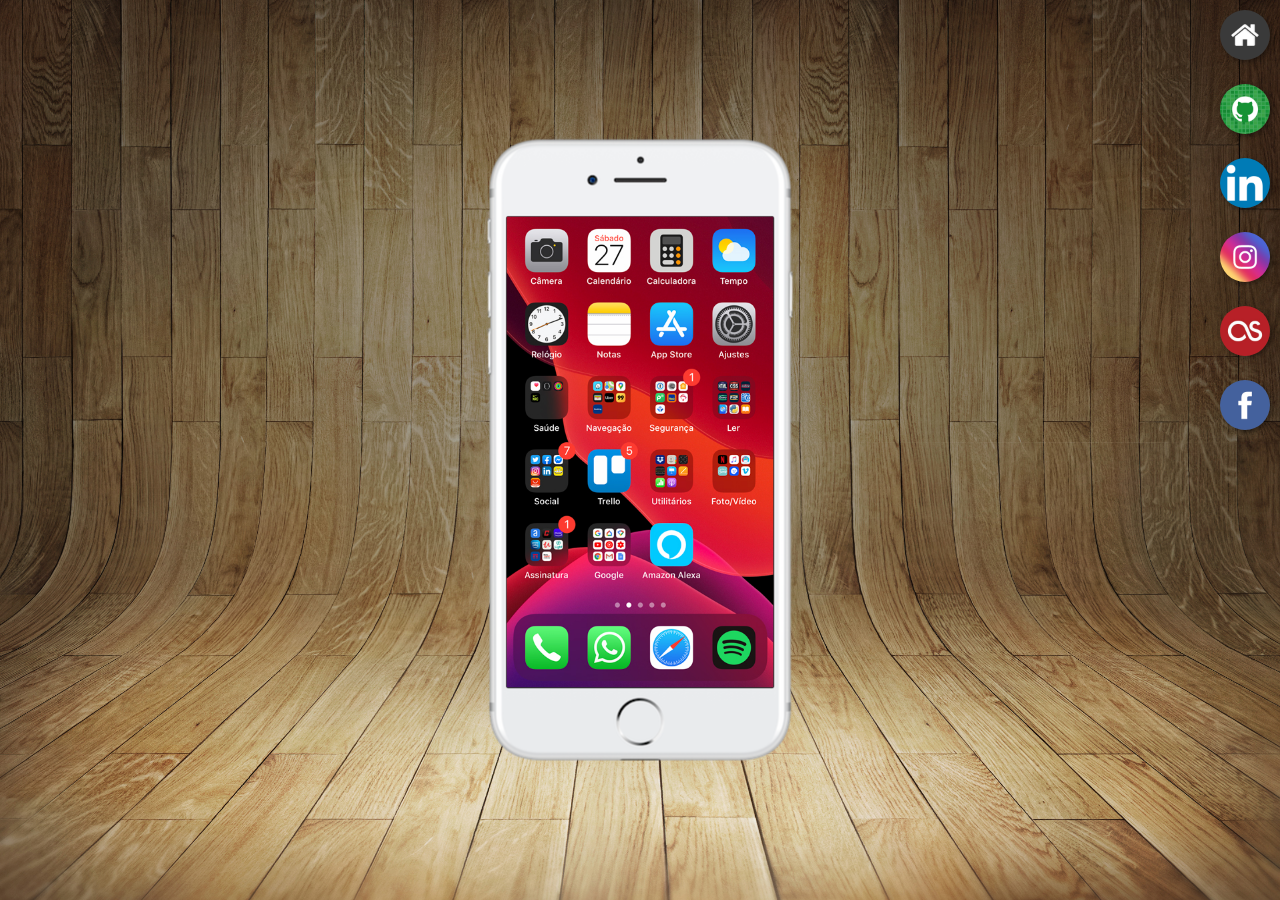
<file: index.html>
<!DOCTYPE html>
<html lang="pt-br">
<head>
    <meta charset="UTF-8">
    <meta name="viewport" content="width=device-width, initial-scale=1.0">
    <link rel="shortcut icon" href="favicon.ico" type="image/x-icon">
    <link rel="stylesheet" href="estilos/style.css">
    <title>Projeto Redes Sociais</title>
</head>
<body>
    <main>
        <section id="telefone">
            <iframe src="home.html" name="tela" id="tela" frameborder="0">Seu navegador navegador não é compatível com isso.</iframe>
        </section>
        <section id="redes-sociais">
            <a href="home.html" target="tela"><img src="imagens/logo-home.jpg" alt="Home"></a><br>
            <a href="github.html" target="tela"> <img src="imagens/logo-github.jpg" alt="Github"></a><br>
            <a href="linkedin.html" target="tela"><img src="imagens/logo-linkedIn.png" alt="Linkedin"></a><br>
            <a href="instagram.html" target="tela"><img src="imagens/logo-instagram.jpg" alt="Instagram"></a><br>
            <a href="lastfm.html" target="tela"><img src="imagens/logo-lastfm.jpg" alt="LastFm"></a><br>
            <a href="facebook.html" target="tela"><img src="imagens/logo-facebook.jpg" alt="Facebook"></a>
        </section>
    </main>
</body>
</html>
</file>
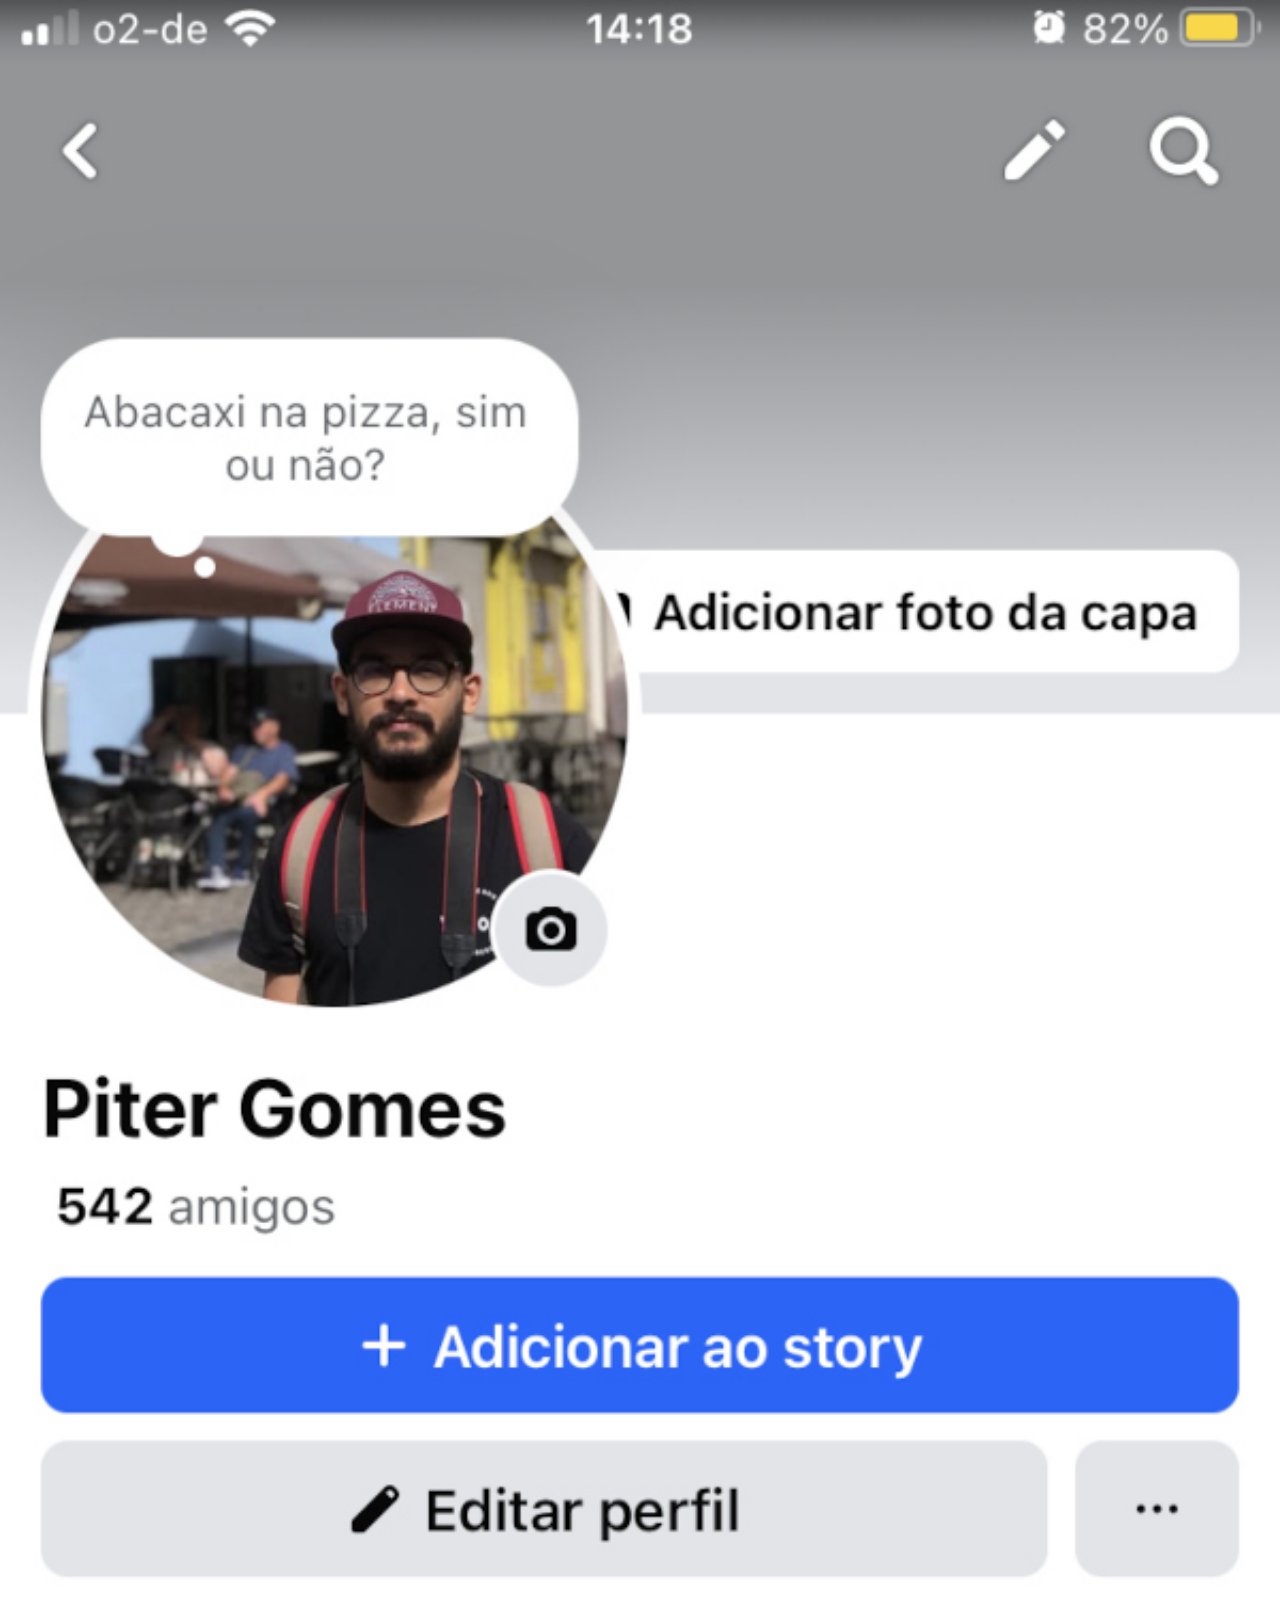
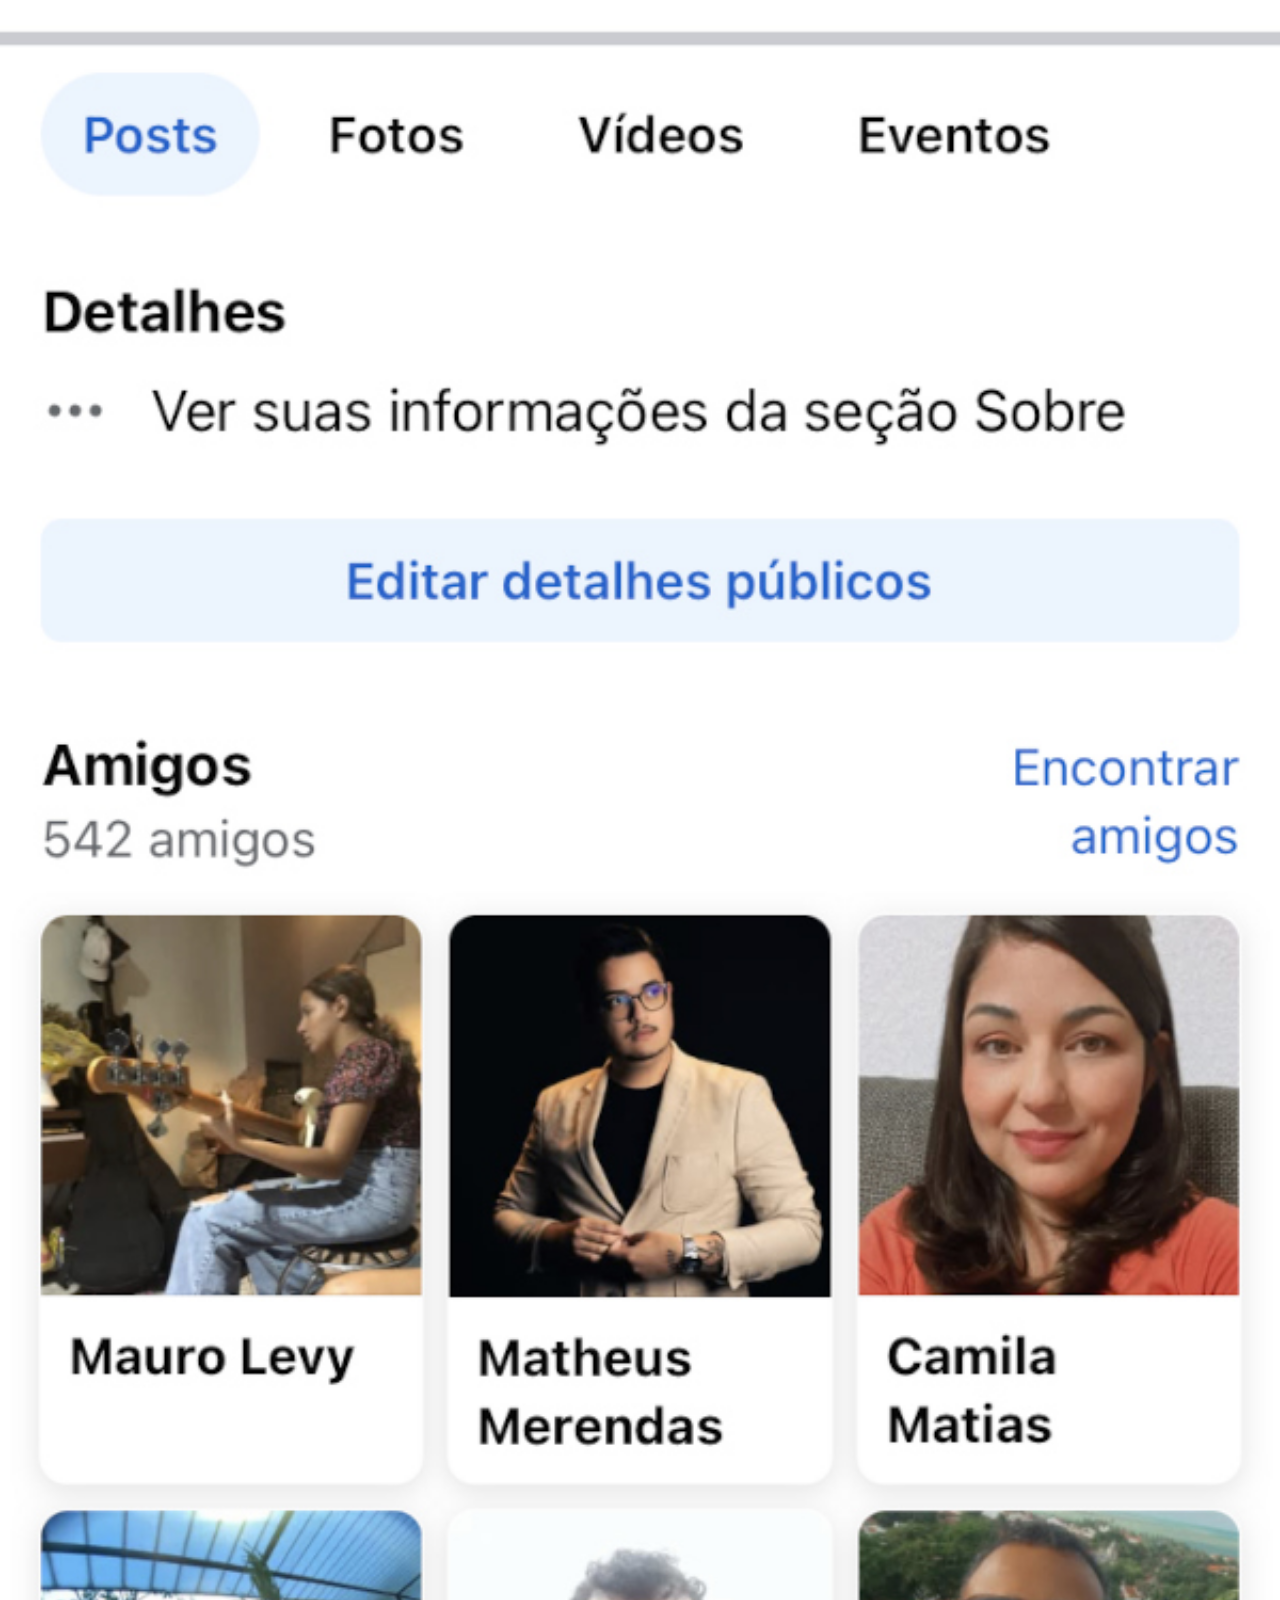
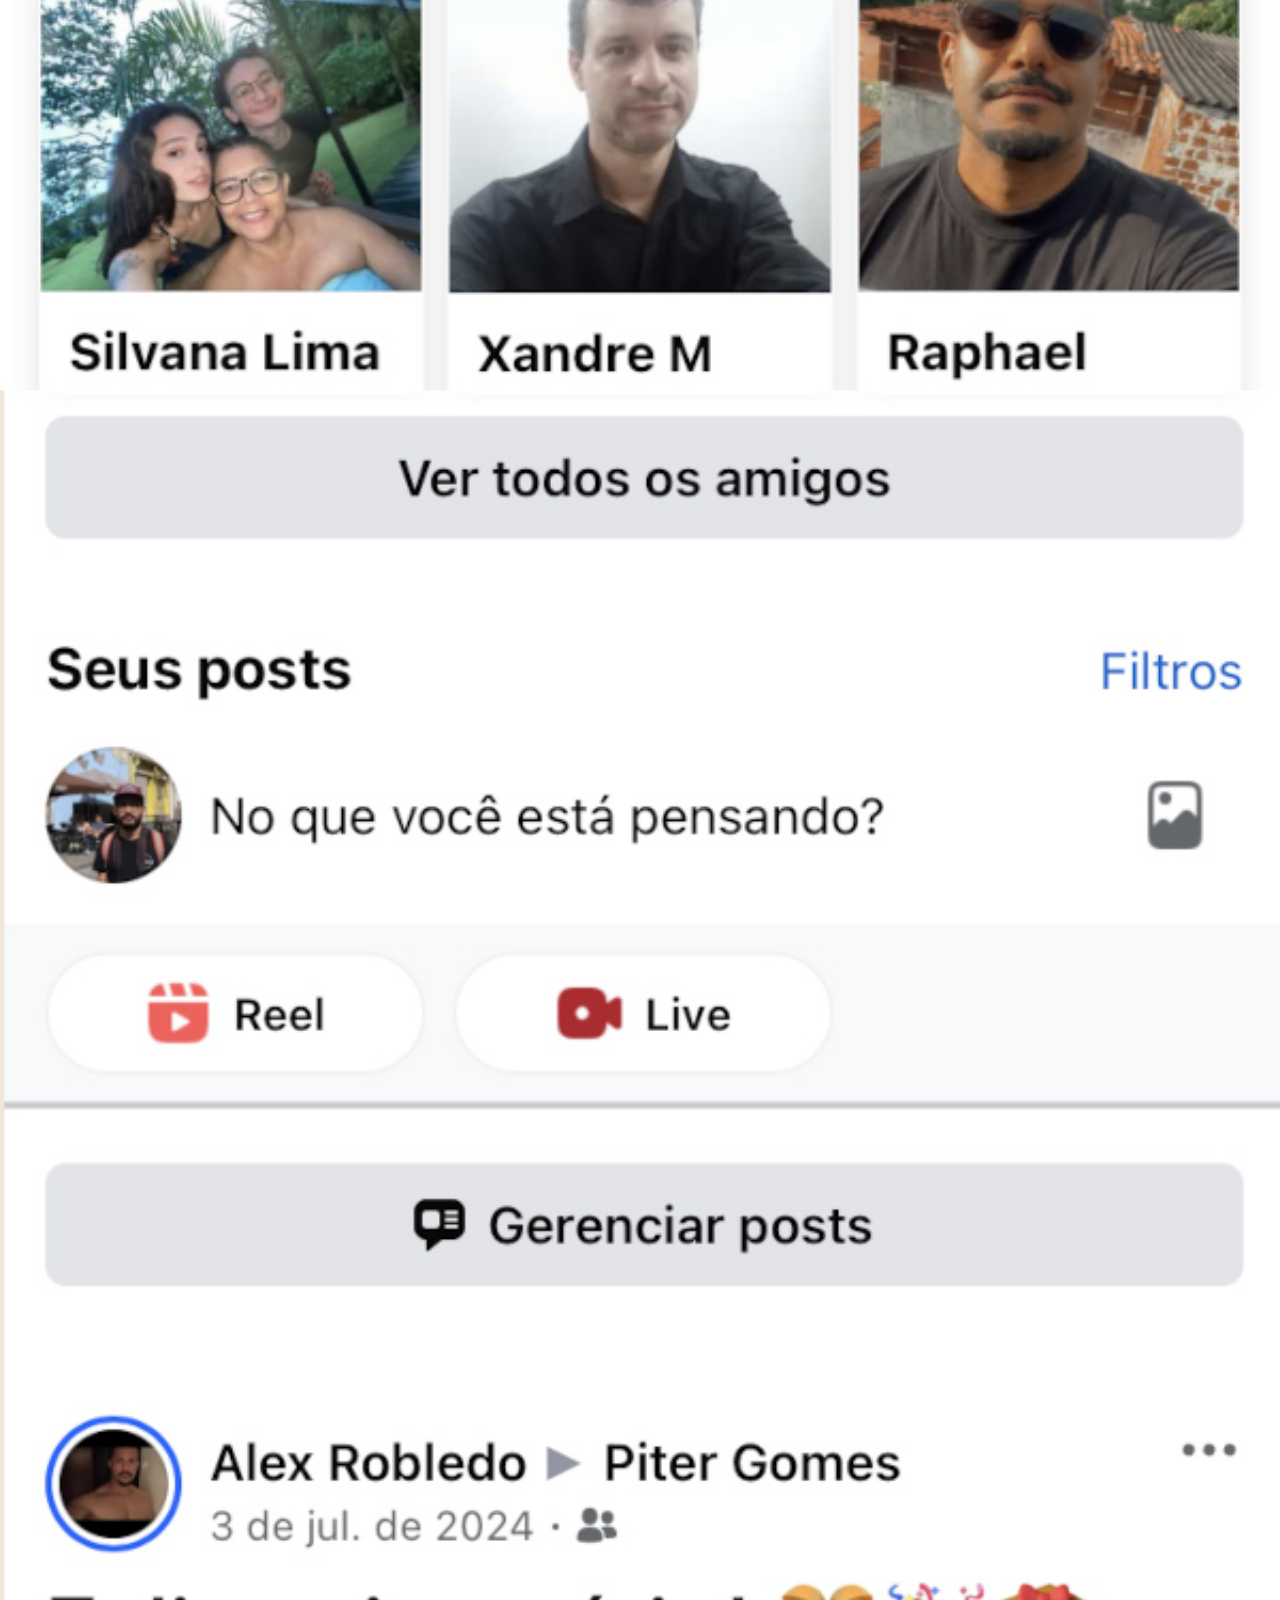
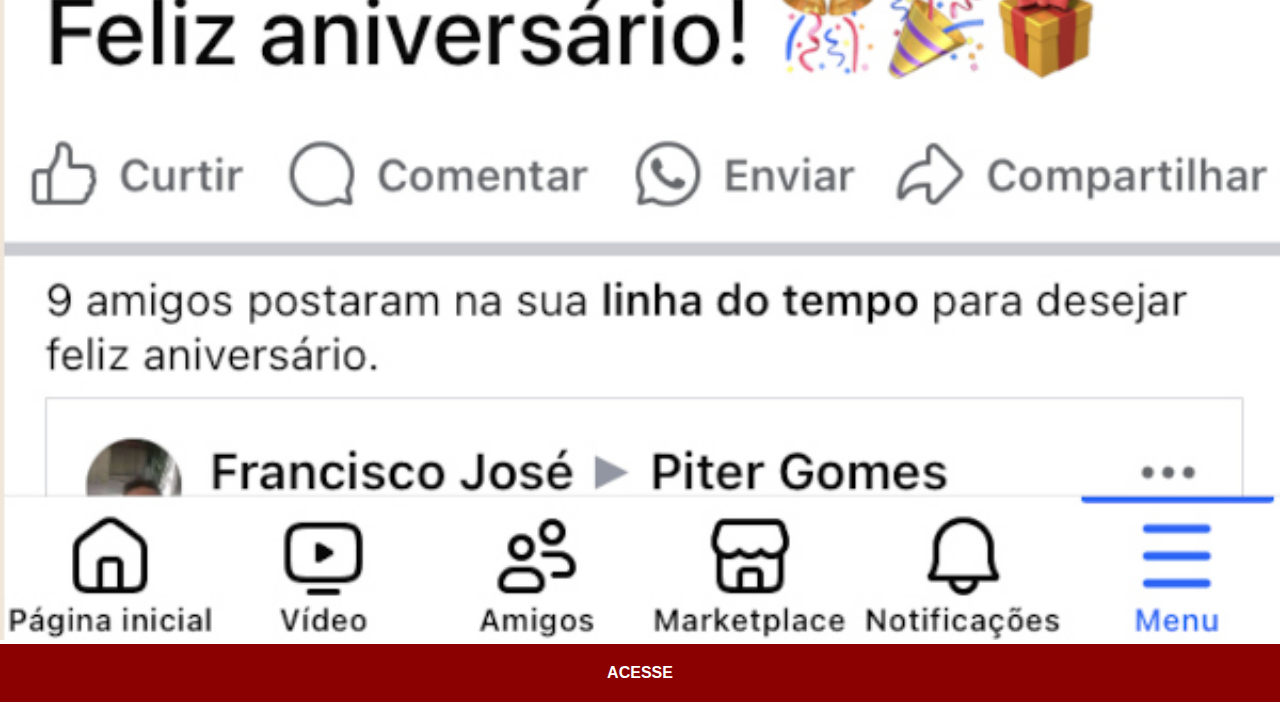
<file: facebook.html>
<!DOCTYPE html>
<html lang="pt-br">
<head>
    <meta charset="UTF-8">
    <meta name="viewport" content="width=device-width, initial-scale=1.0">
    <title>Facebook</title>
    <link rel="stylesheet" href="estilos/social.css">
</head>
<body>
    <img src="imagens/tela-facebook.jpg" alt="Facebook">
    <a href="https://www.facebook.com/piter.gomes.3/" target="_blank">ACESSE</a>
</body>
</html>
</file>
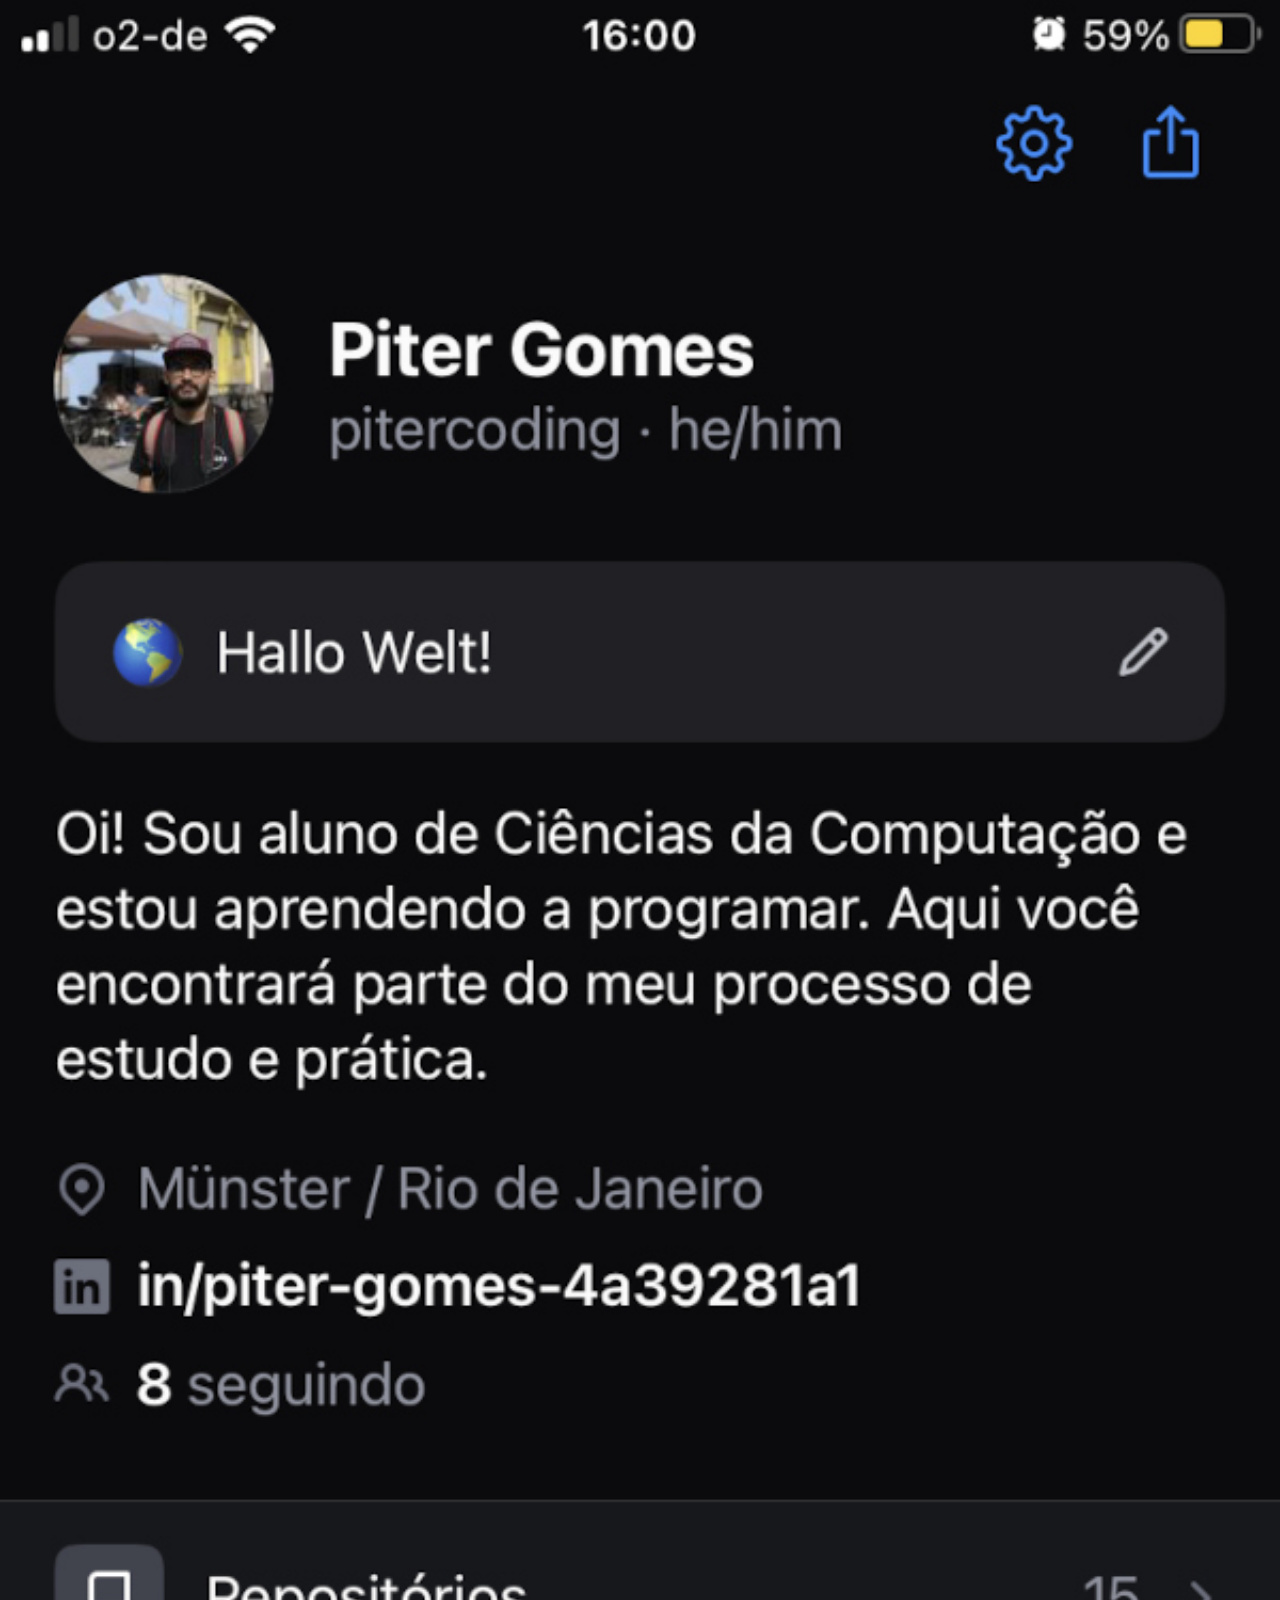
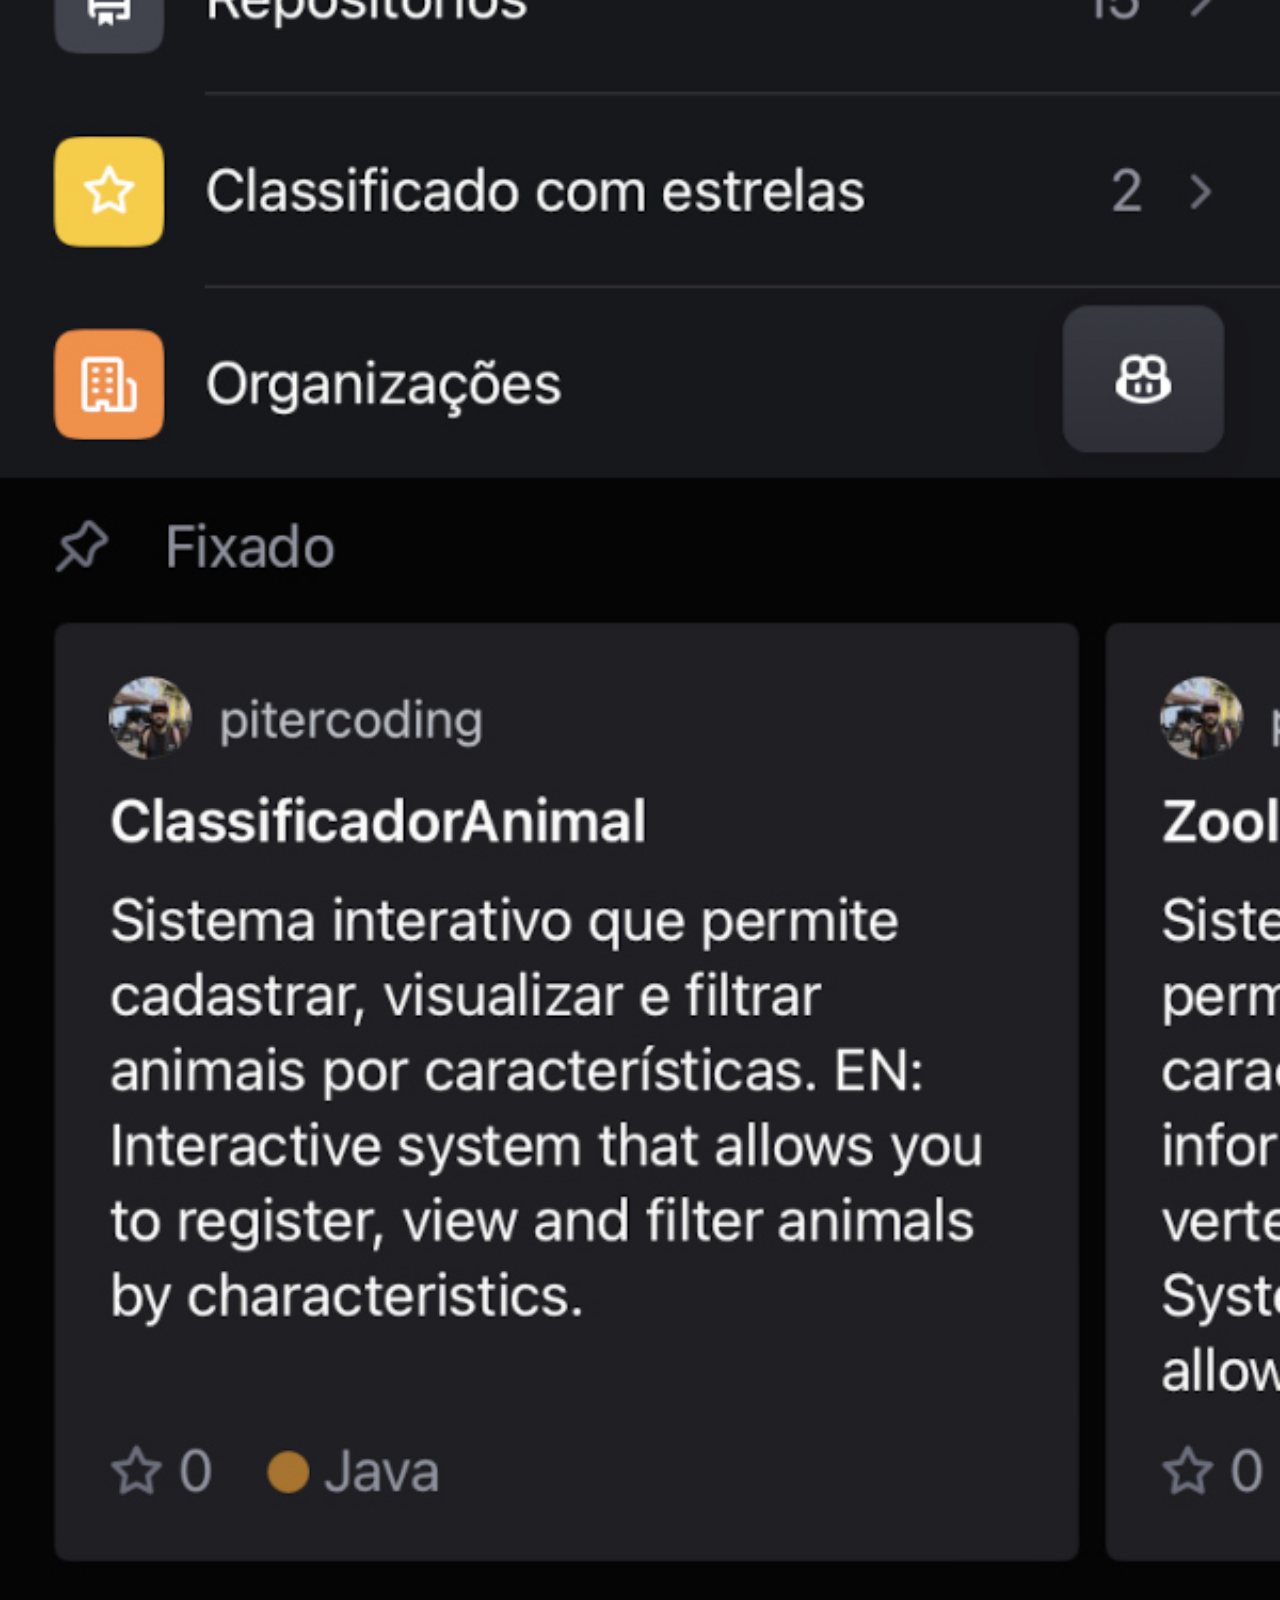
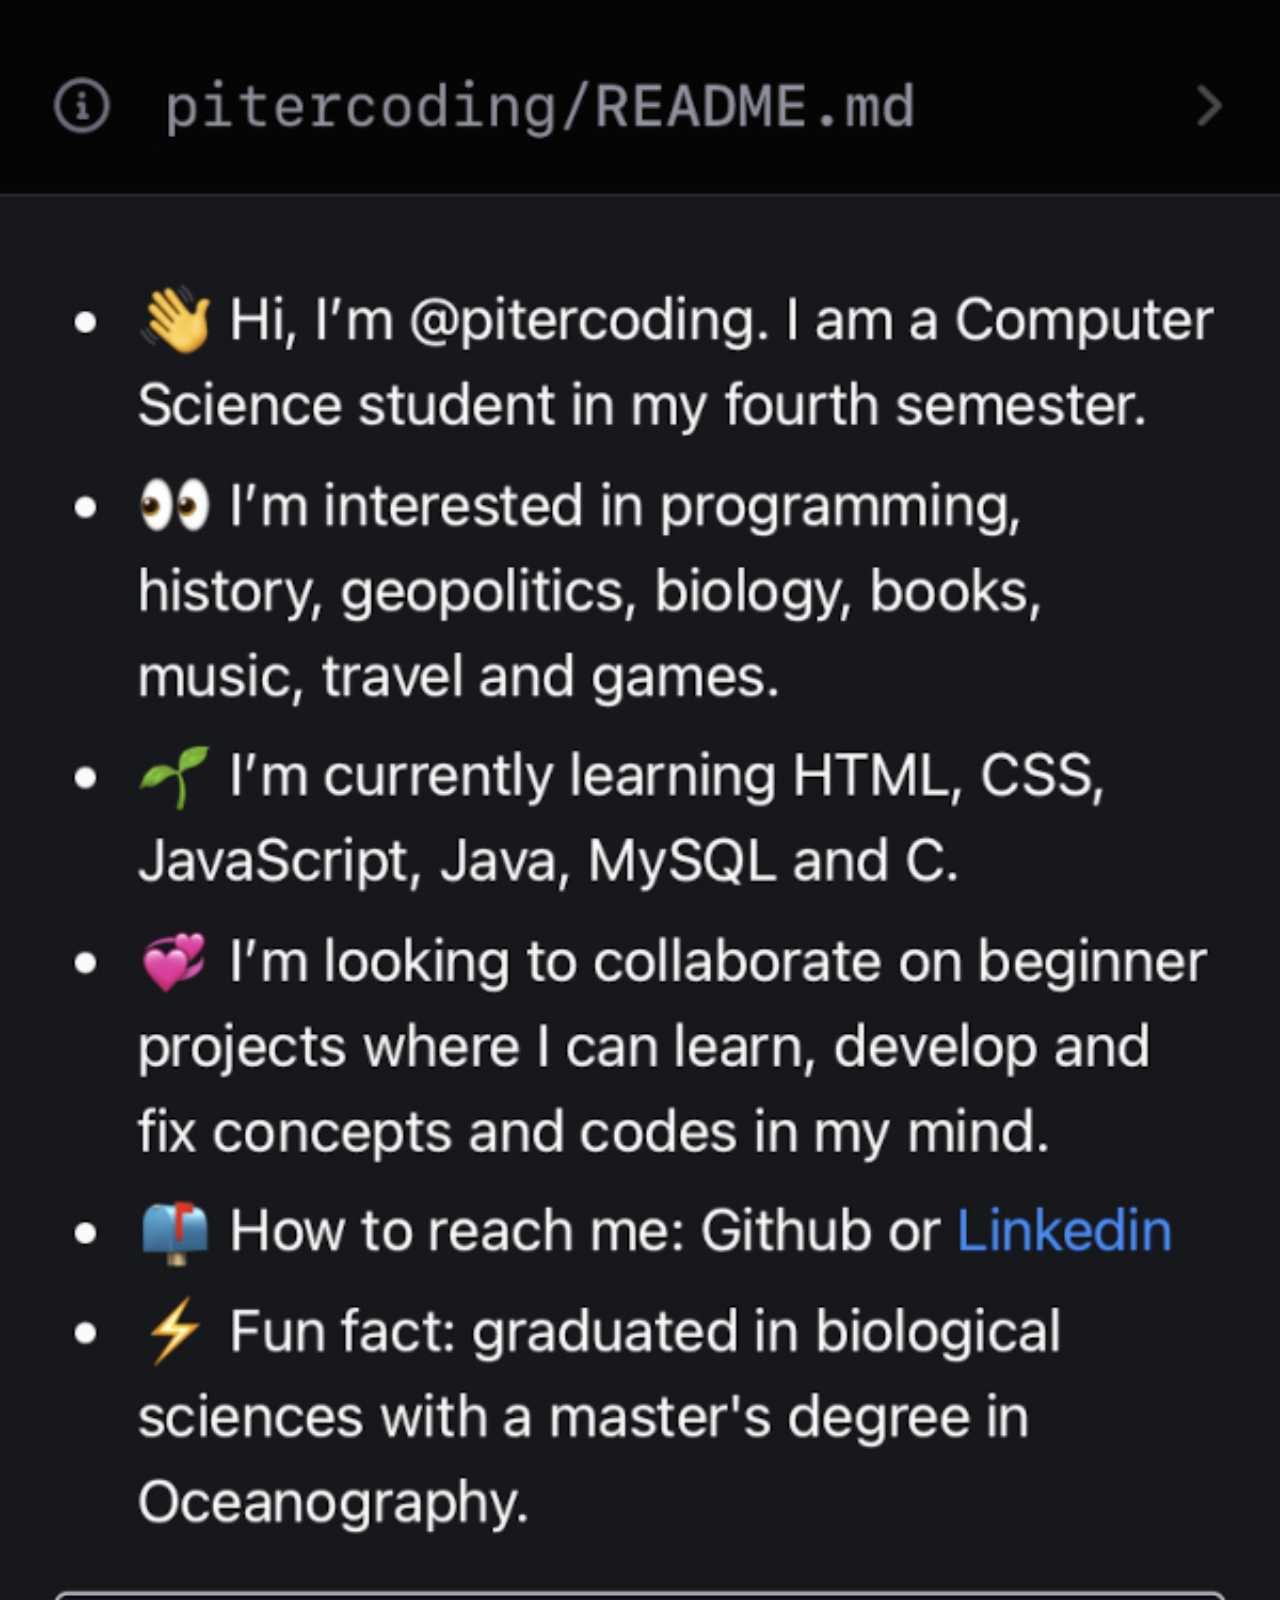
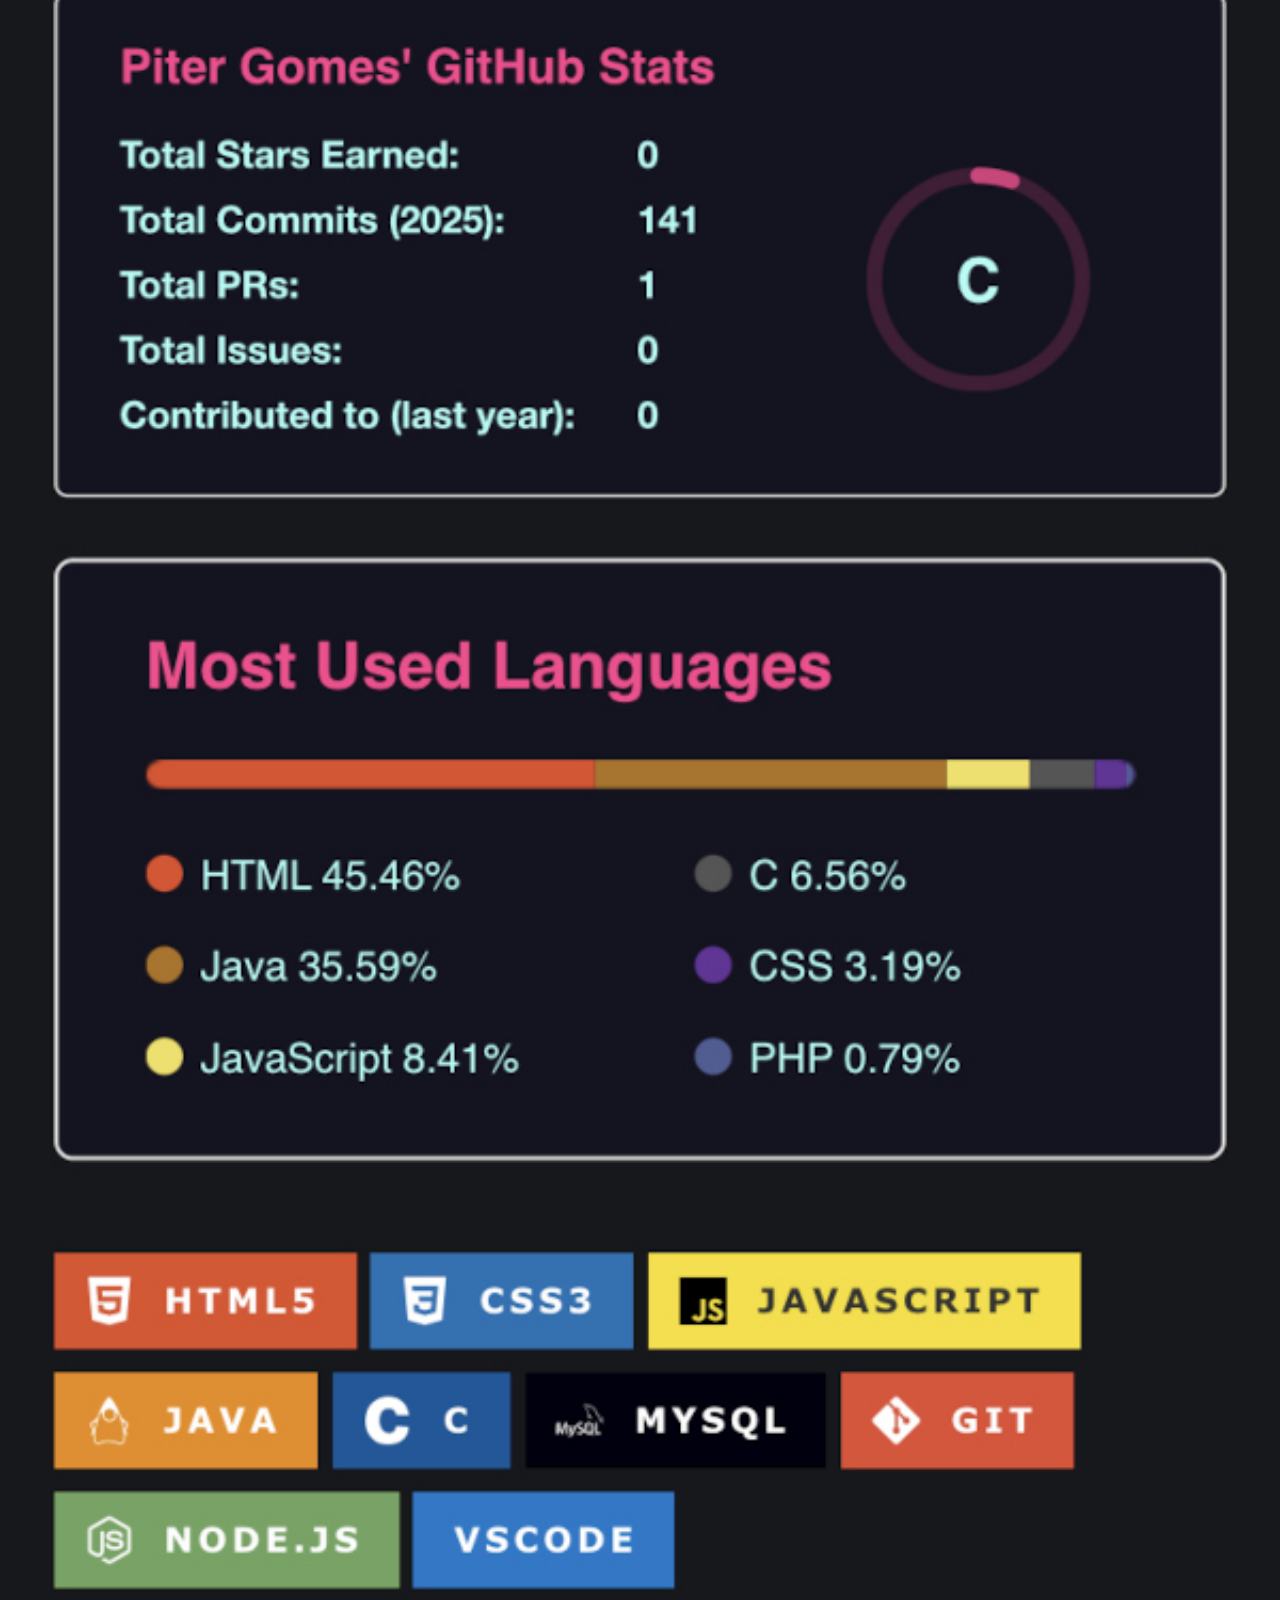
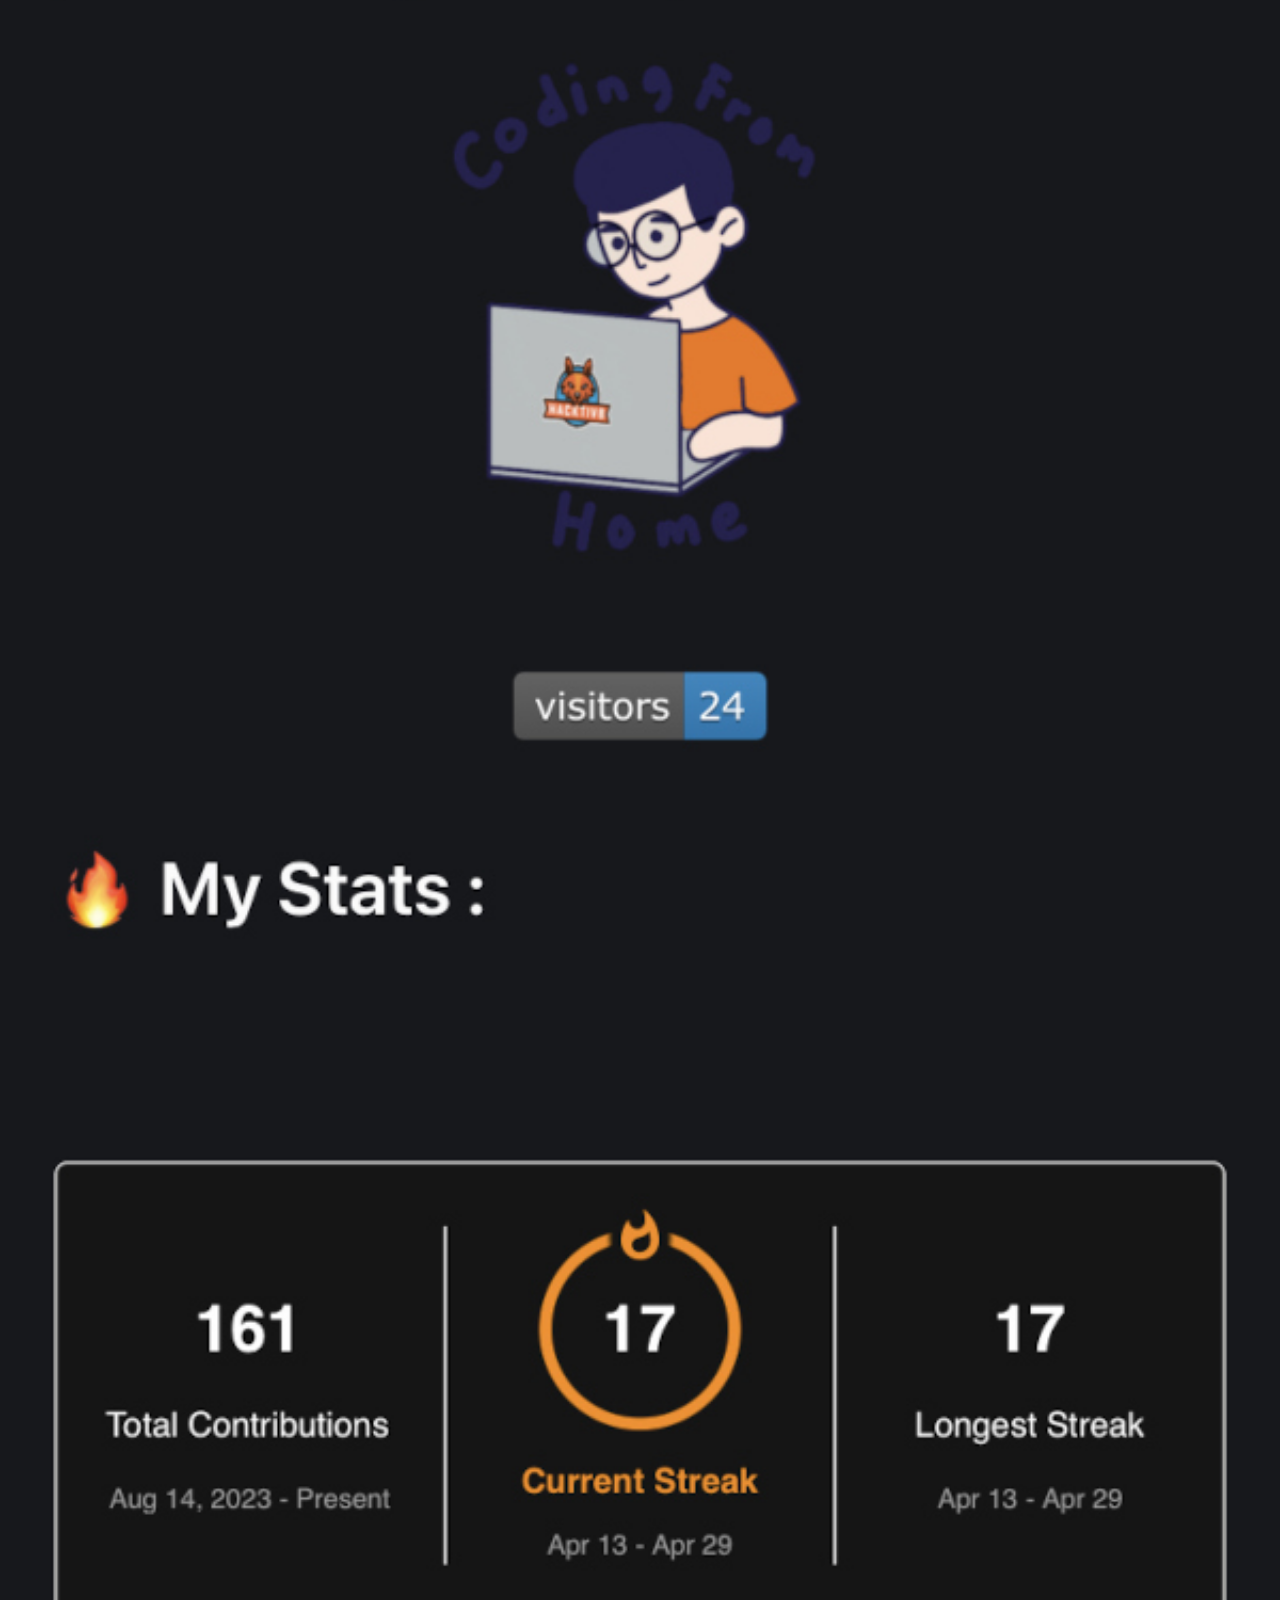
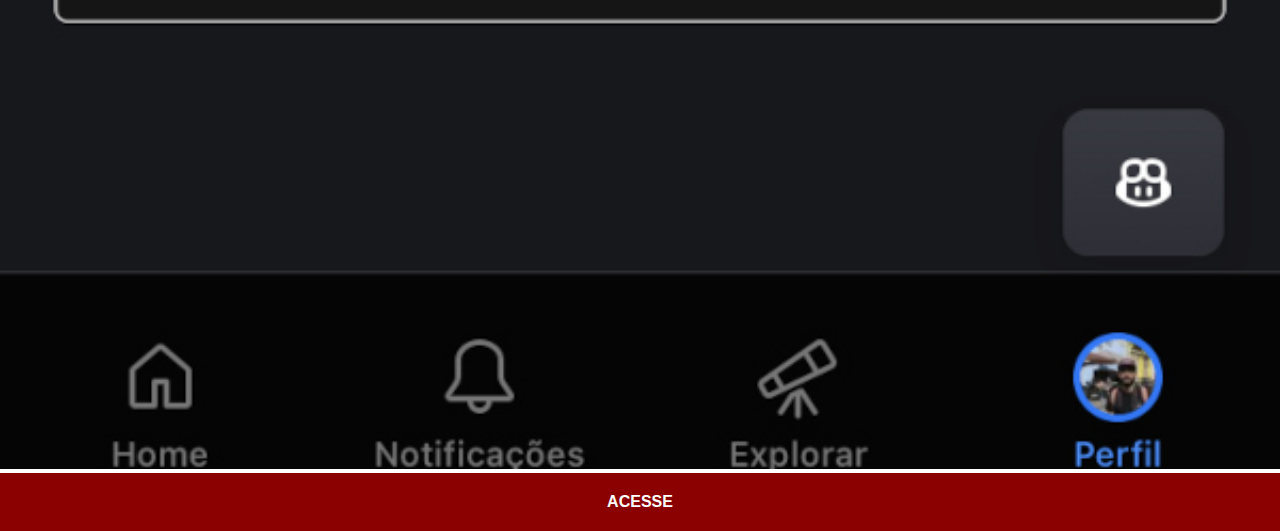
<file: github.html>
<!DOCTYPE html>
<html lang="pt-br">
<head>
    <meta charset="UTF-8">
    <meta name="viewport" content="width=device-width, initial-scale=1.0">
    <title>Github</title>
    <link rel="stylesheet" href="estilos/social.css">
</head>
<body>
    <img src="imagens/tela-github.jpg" alt="Github">
    <a href="https://github.com/pitercoding" target="_blank">ACESSE</a>
</body>
</html>
</file>
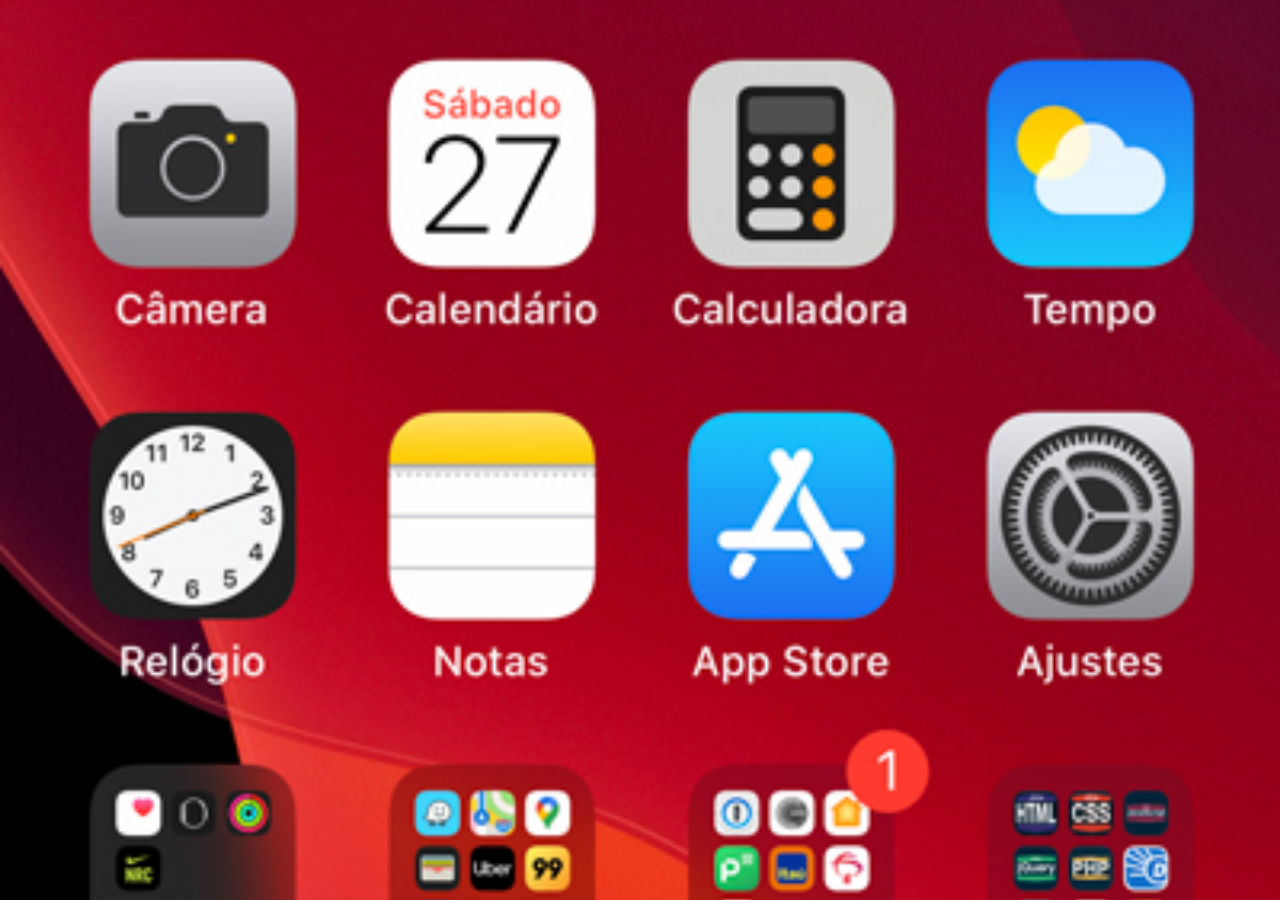
<file: home.html>
<!DOCTYPE html>
<html lang="pt-br">
<head>
    <meta charset="UTF-8">
    <meta name="viewport" content="width=device-width, initial-scale=1.0">
    <title>Home</title>
    <style>
        * {
            margin: 0px;
            padding: 0px;
        }

        body {
            width: 100vw;
            height: 100vh;
            background: black url('imagens/tela-home.jpg') no-repeat top center;
            background-size: cover;
        }
    </style>
</head>
<body>
    
</body>
</html>
</file>
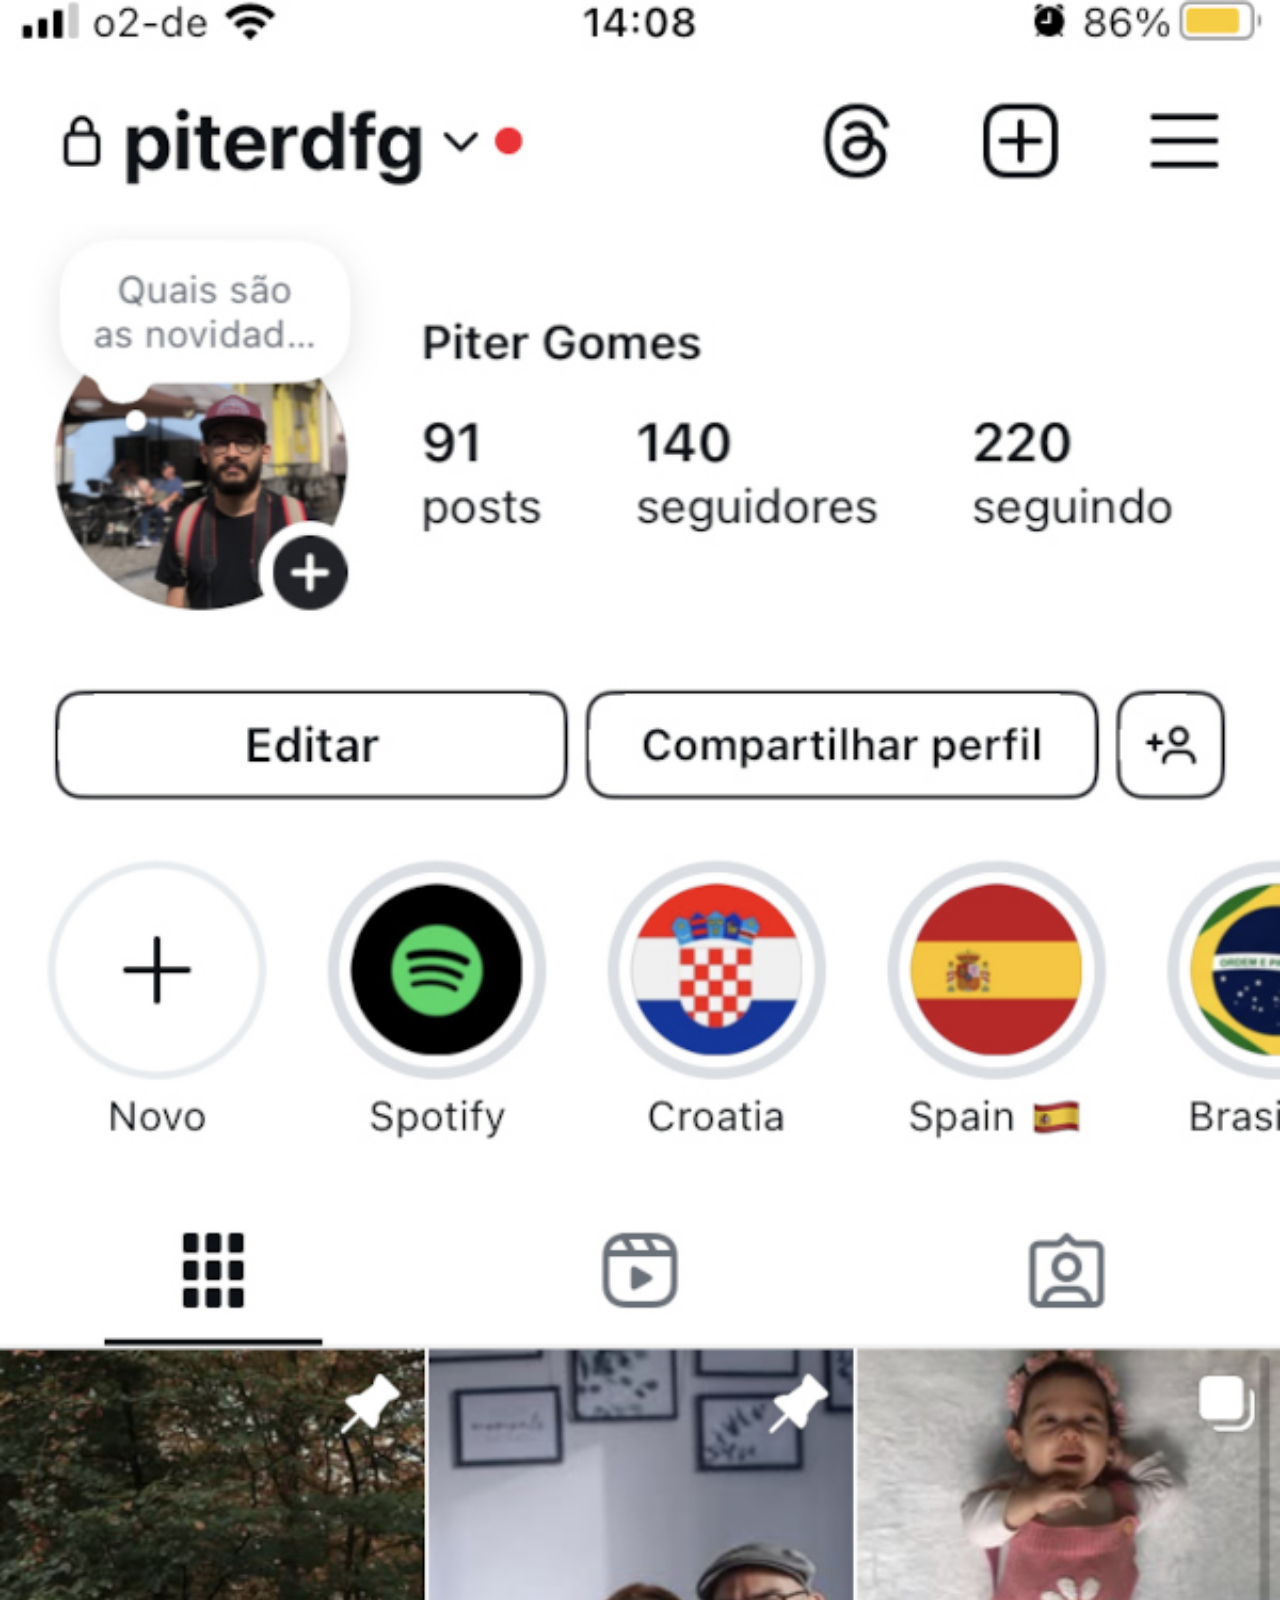
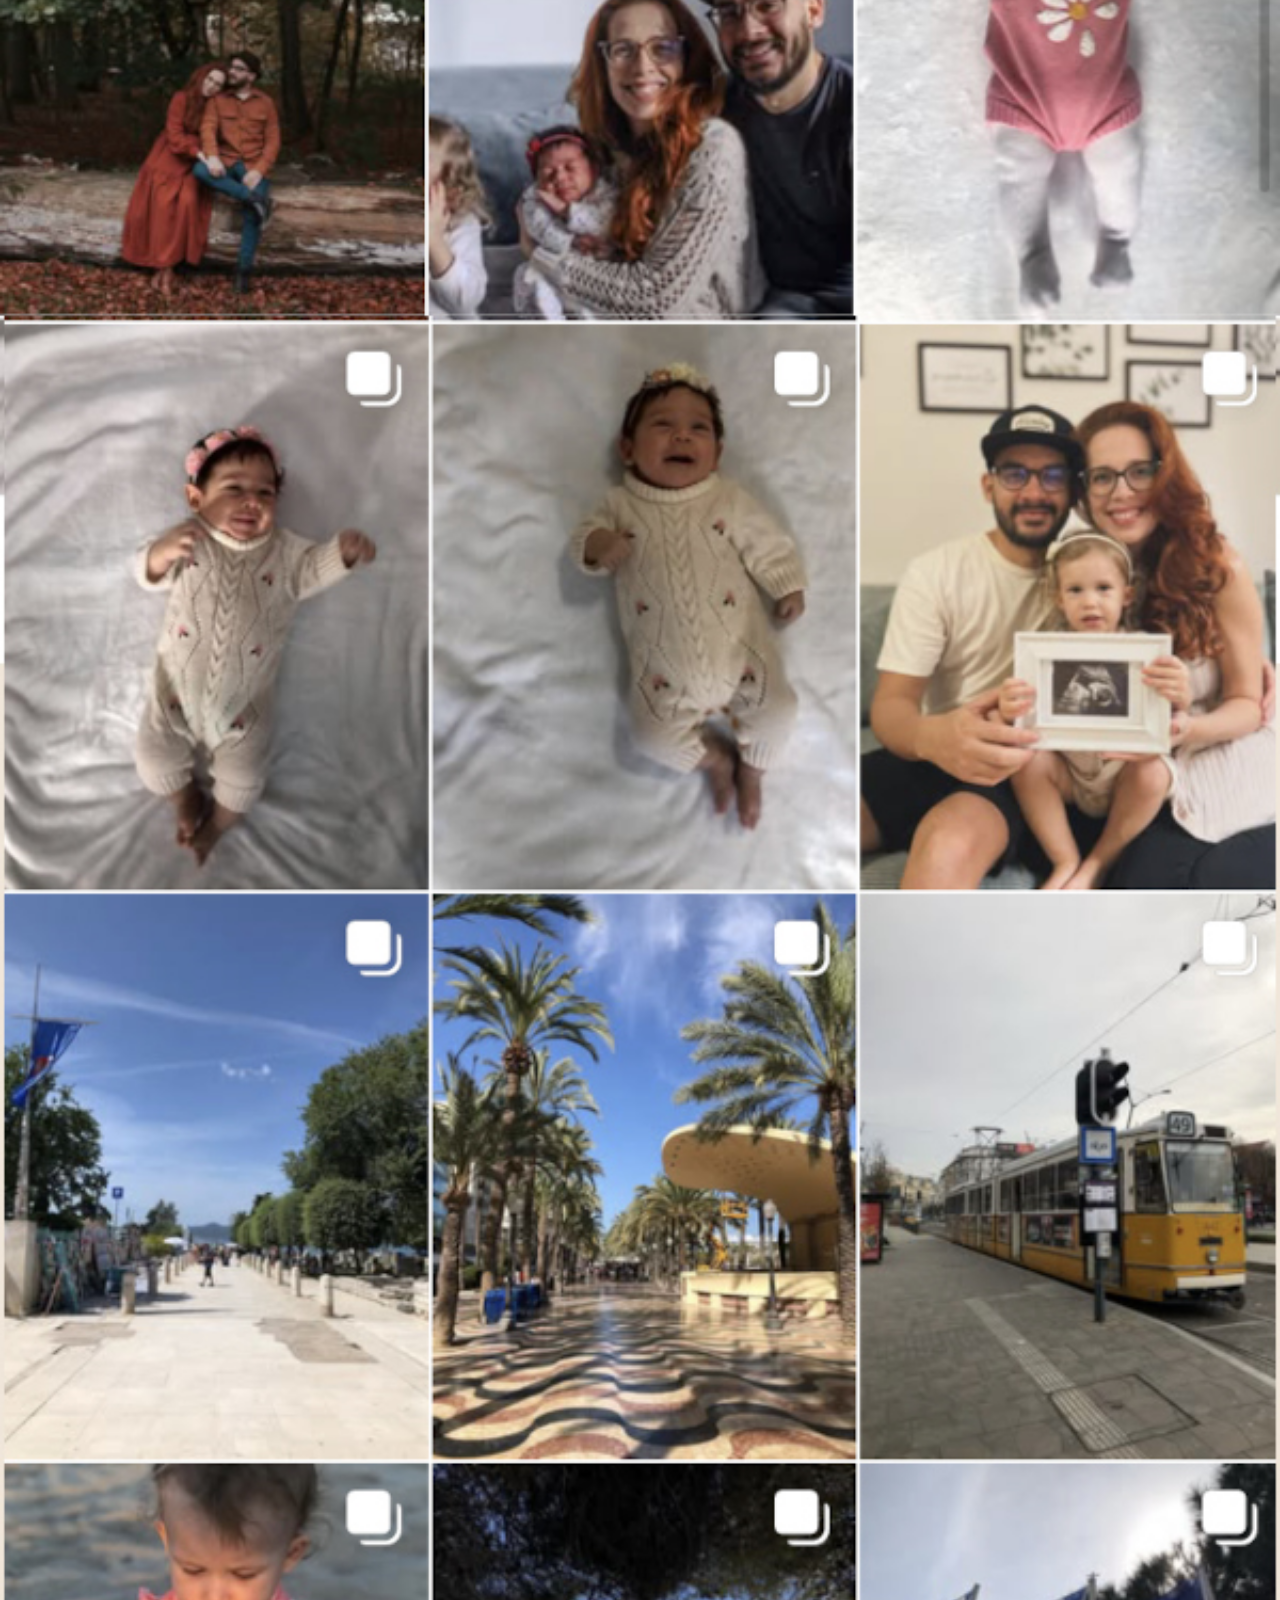
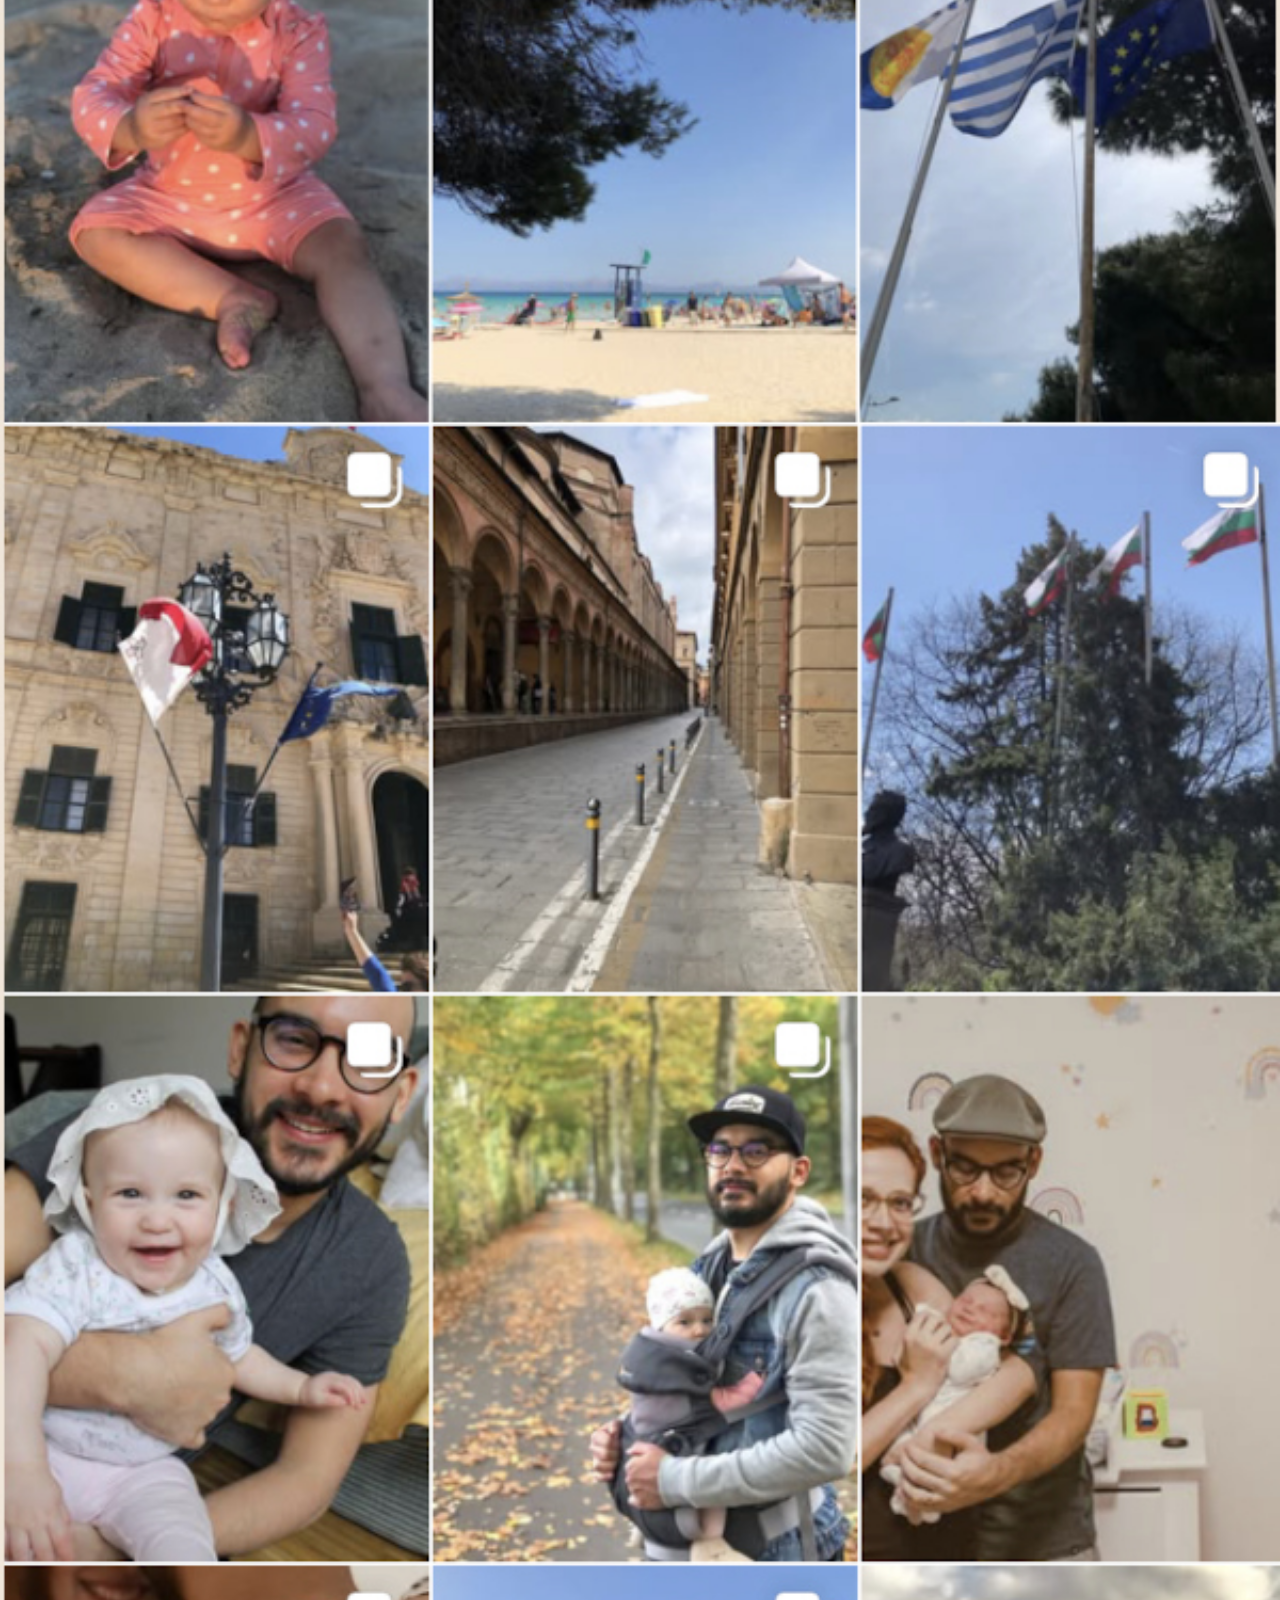
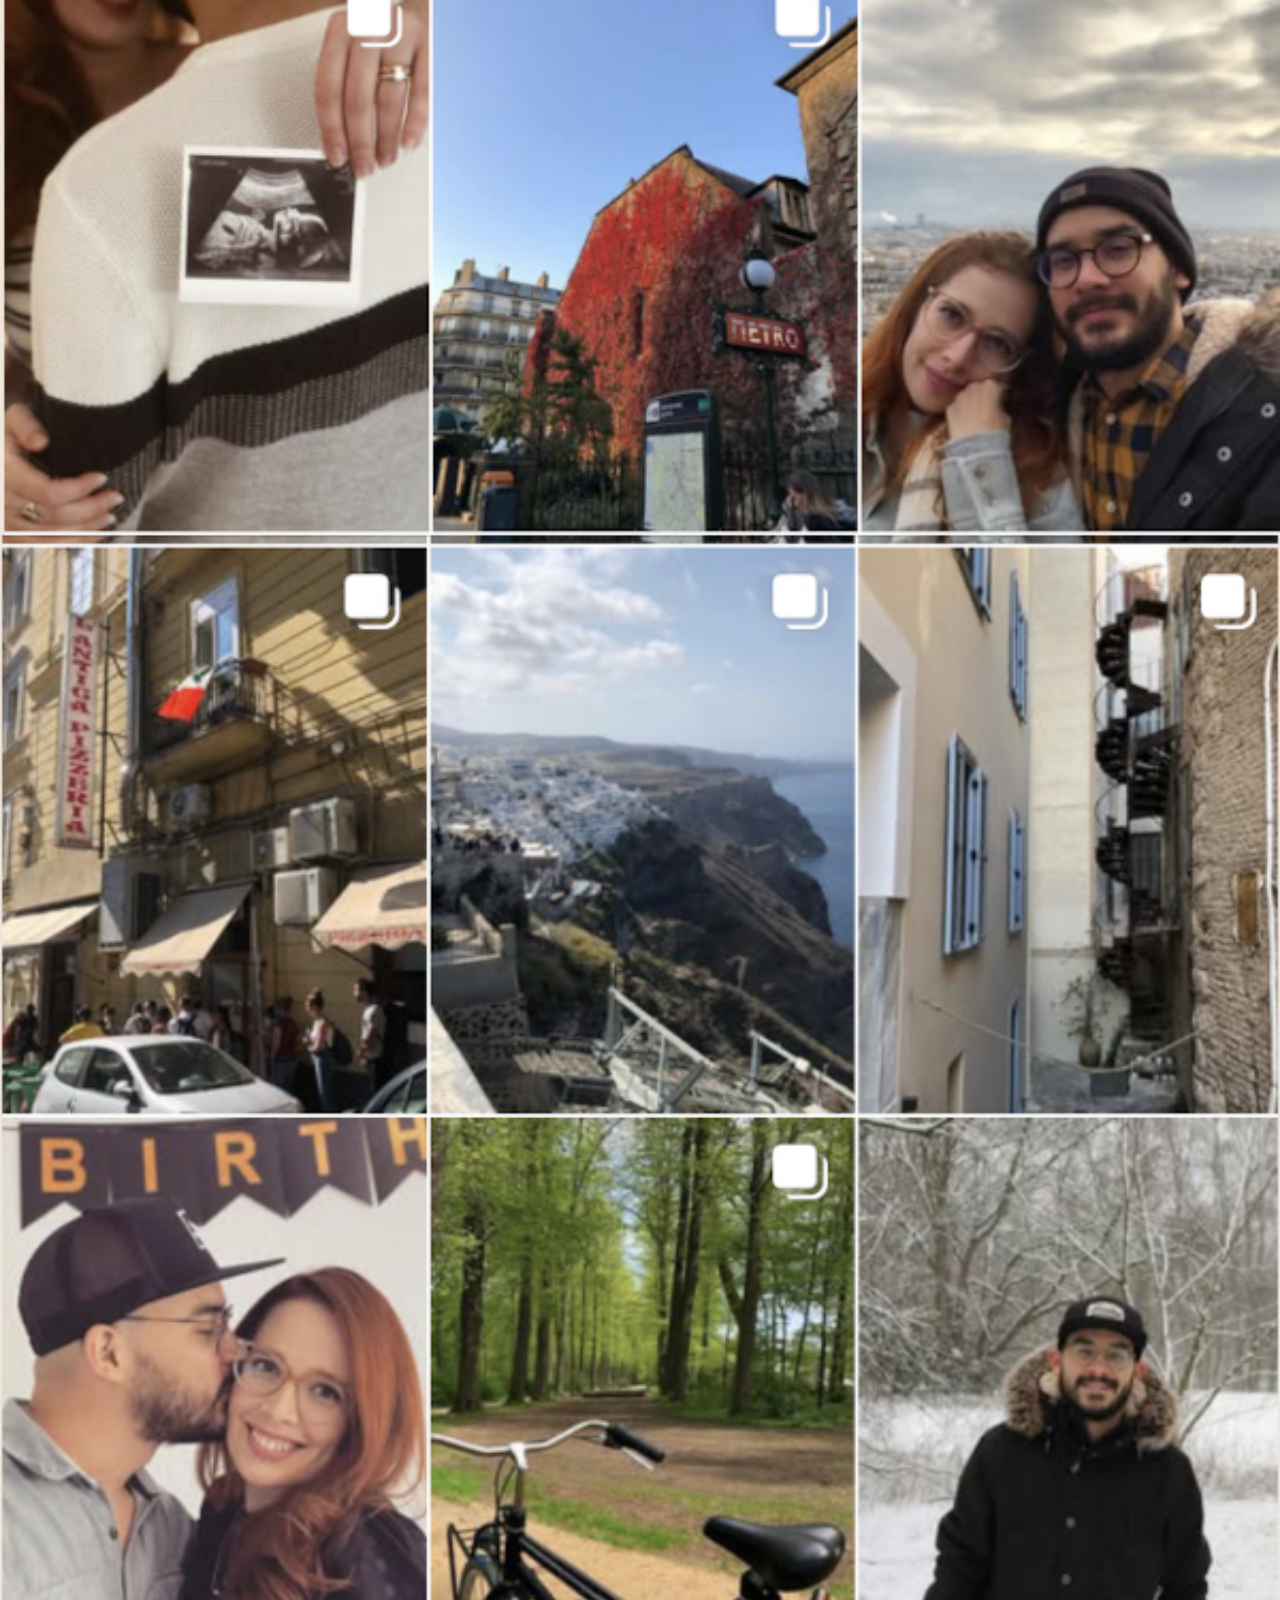
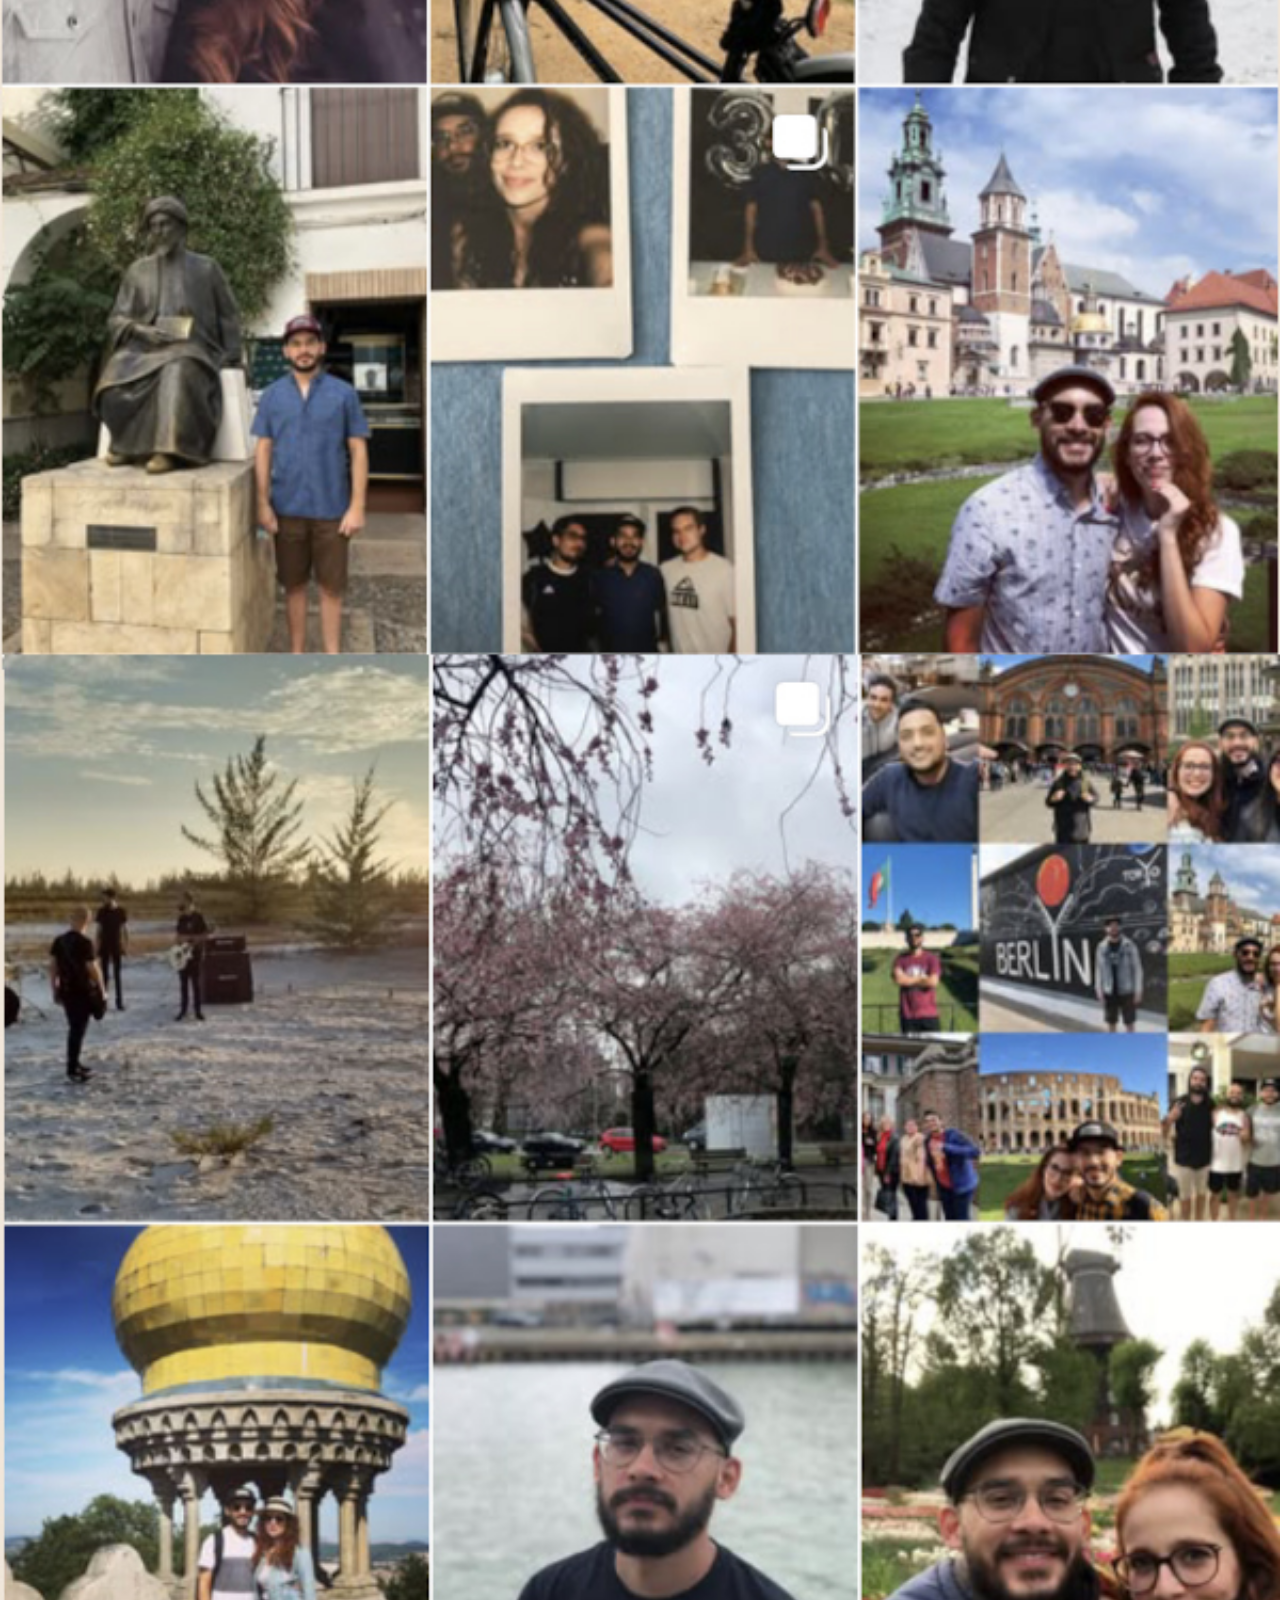
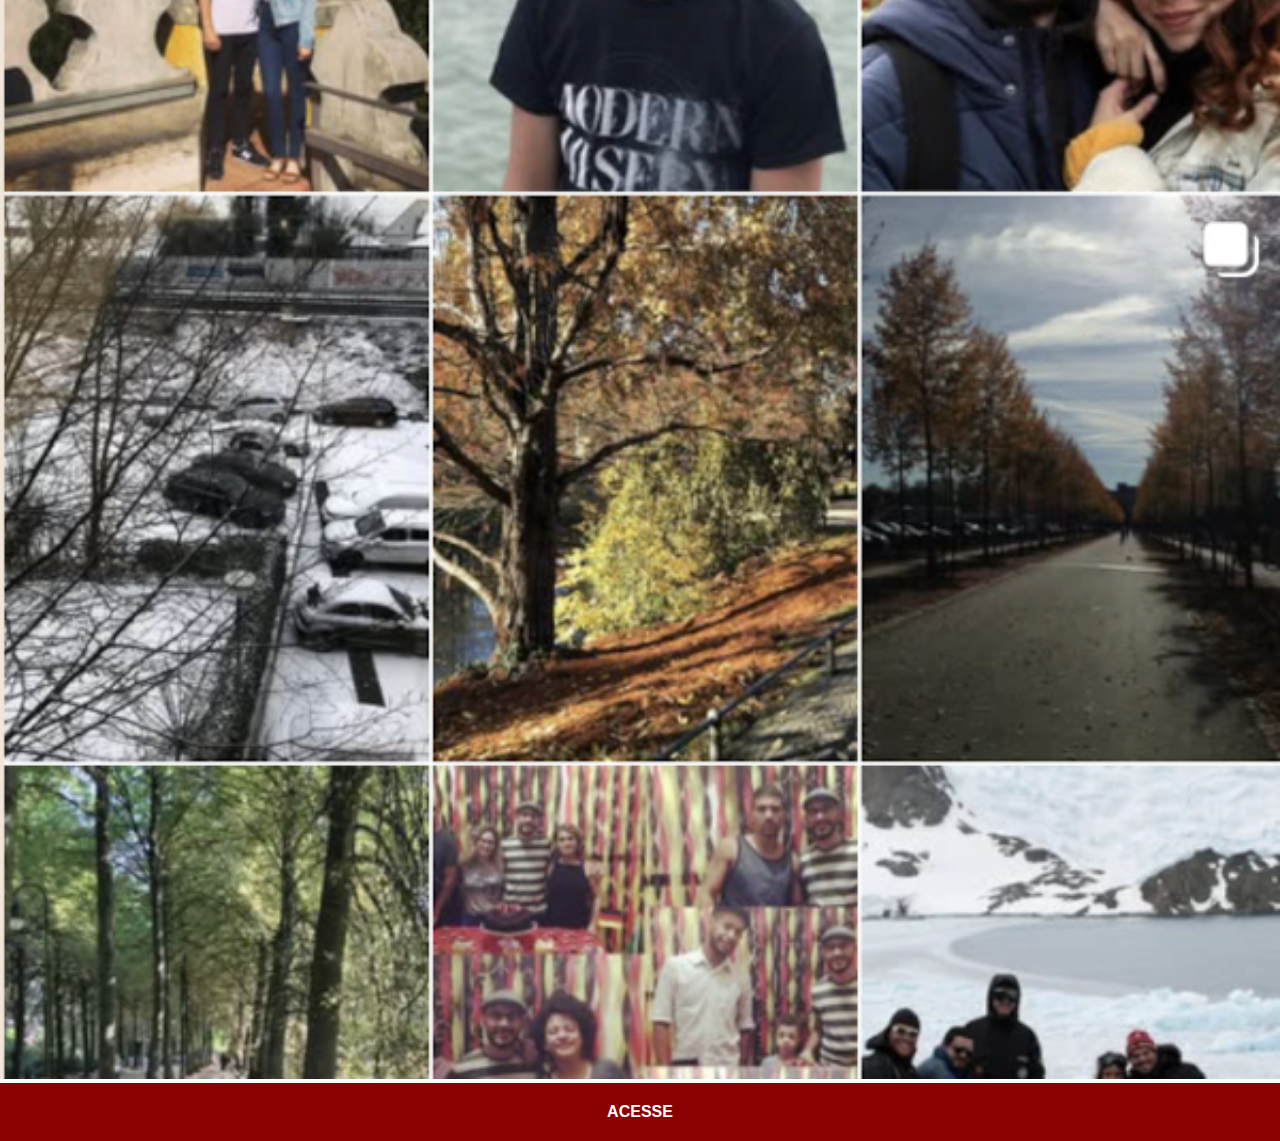
<file: instagram.html>
<!DOCTYPE html>
<html lang="pt-br">
<head>
    <meta charset="UTF-8">
    <meta name="viewport" content="width=device-width, initial-scale=1.0">
    <title>Instagram</title>
    <link rel="stylesheet" href="estilos/social.css">
</head>
<body>
    <img src="imagens/tela-instagram.jpg" alt="Instagram">
    <a href="https://www.instagram.com/piterdfg/" target="_blank">ACESSE</a>
</body>
</html>
</file>
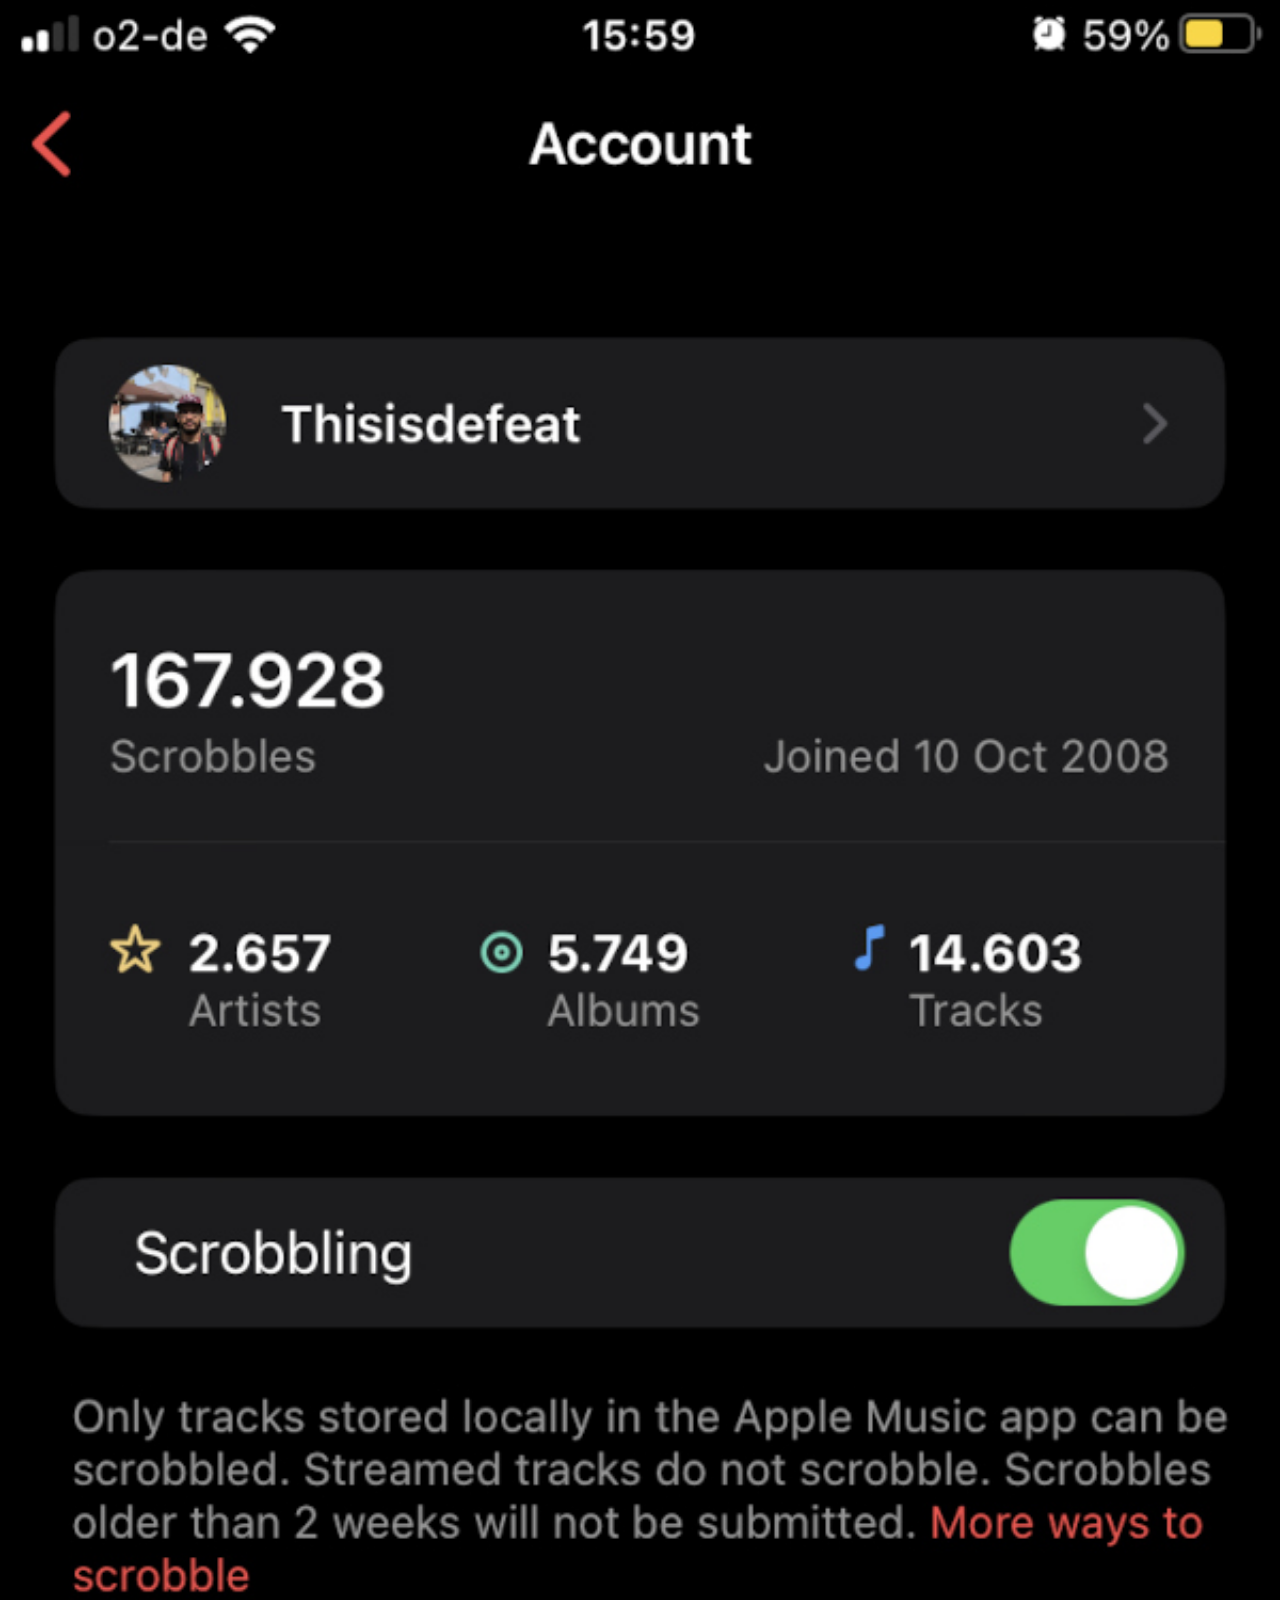
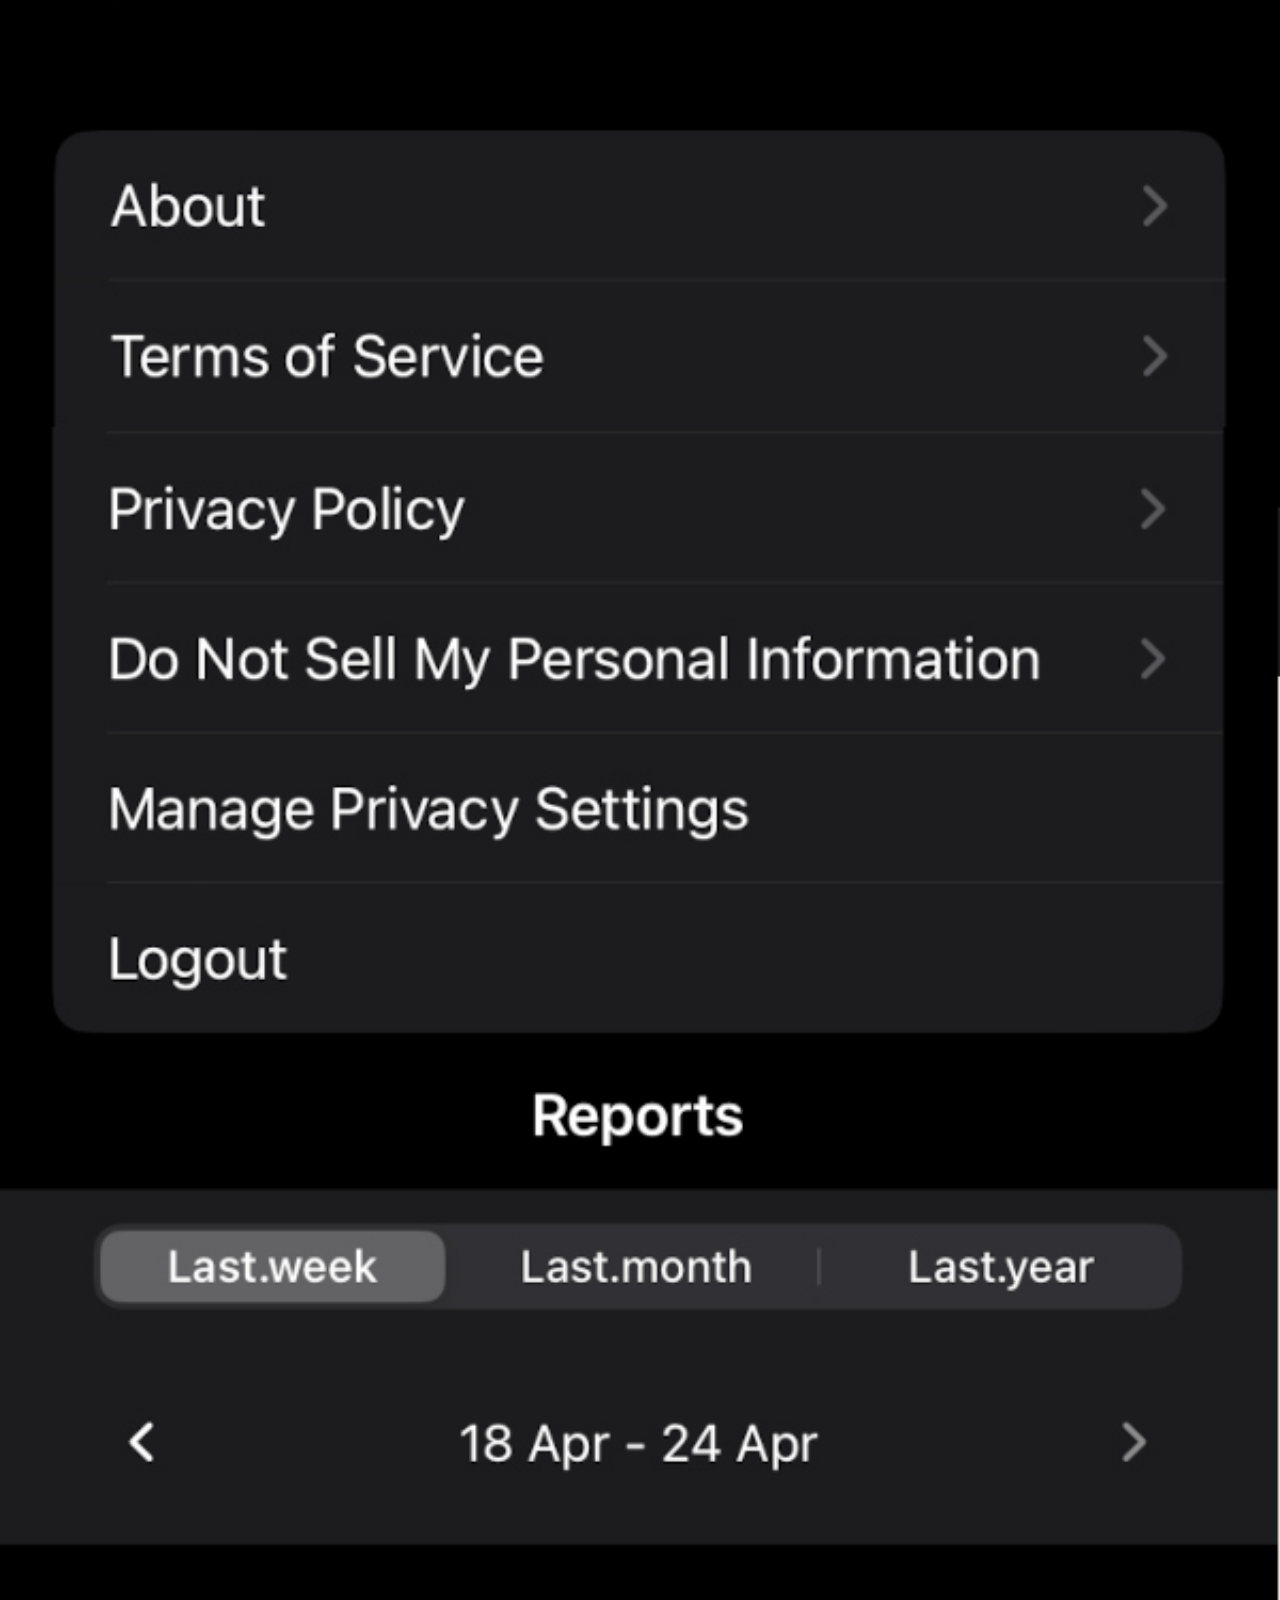
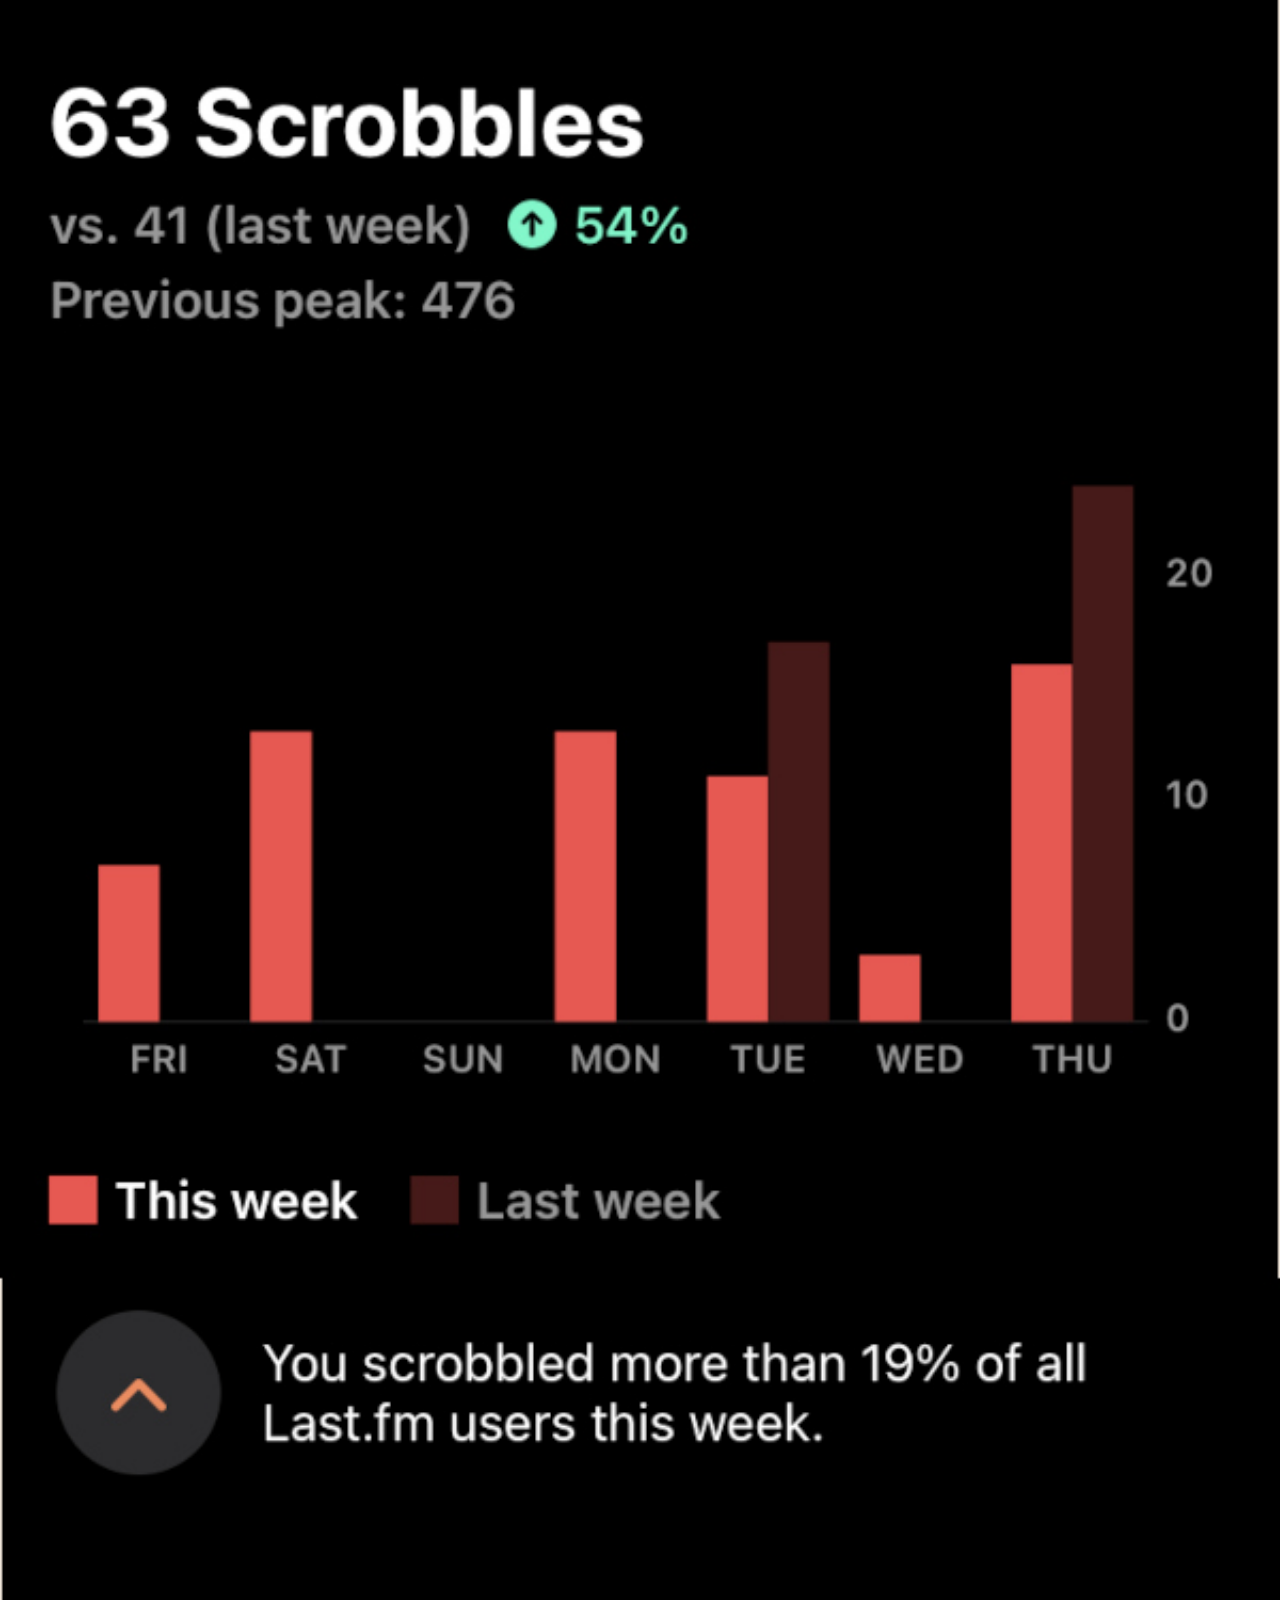
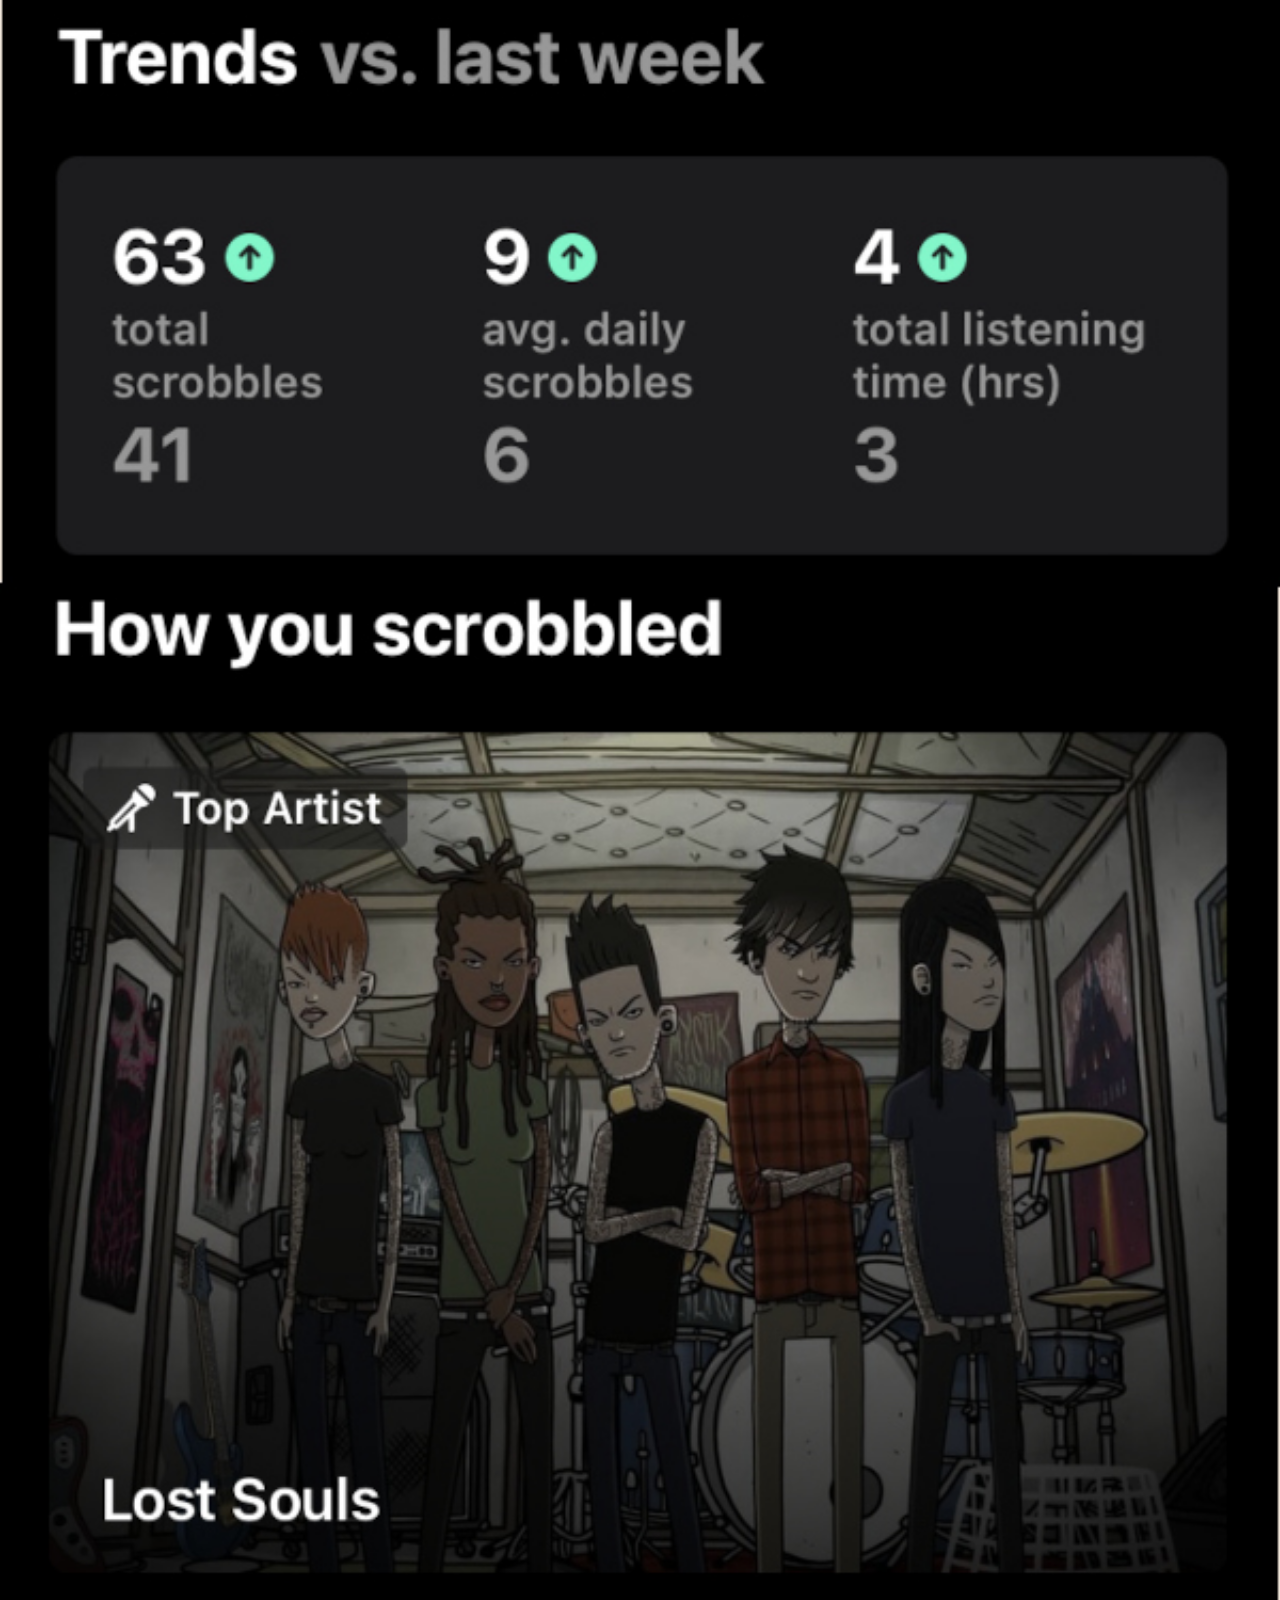
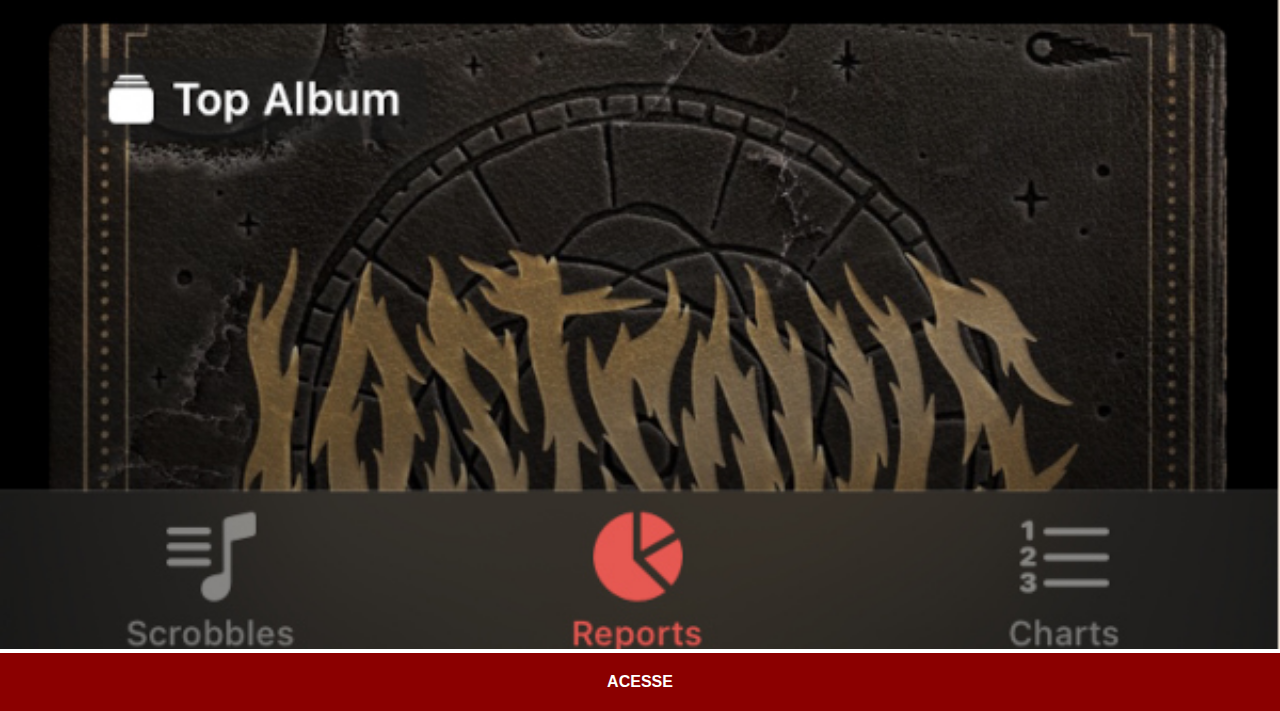
<file: lastfm.html>
<!DOCTYPE html>
<html lang="pt-br">
<head>
    <meta charset="UTF-8">
    <meta name="viewport" content="width=device-width, initial-scale=1.0">
    <title>LastFm</title>
    <link rel="stylesheet" href="estilos/social.css">
</head>
<body>
    <img src="imagens/tela-lastfm.jpg" alt="Youtube">
    <a href="https://www.last.fm/pt/user/Thisisdefeat" target="_blank">ACESSE</a>
</body>
</html>
</file>
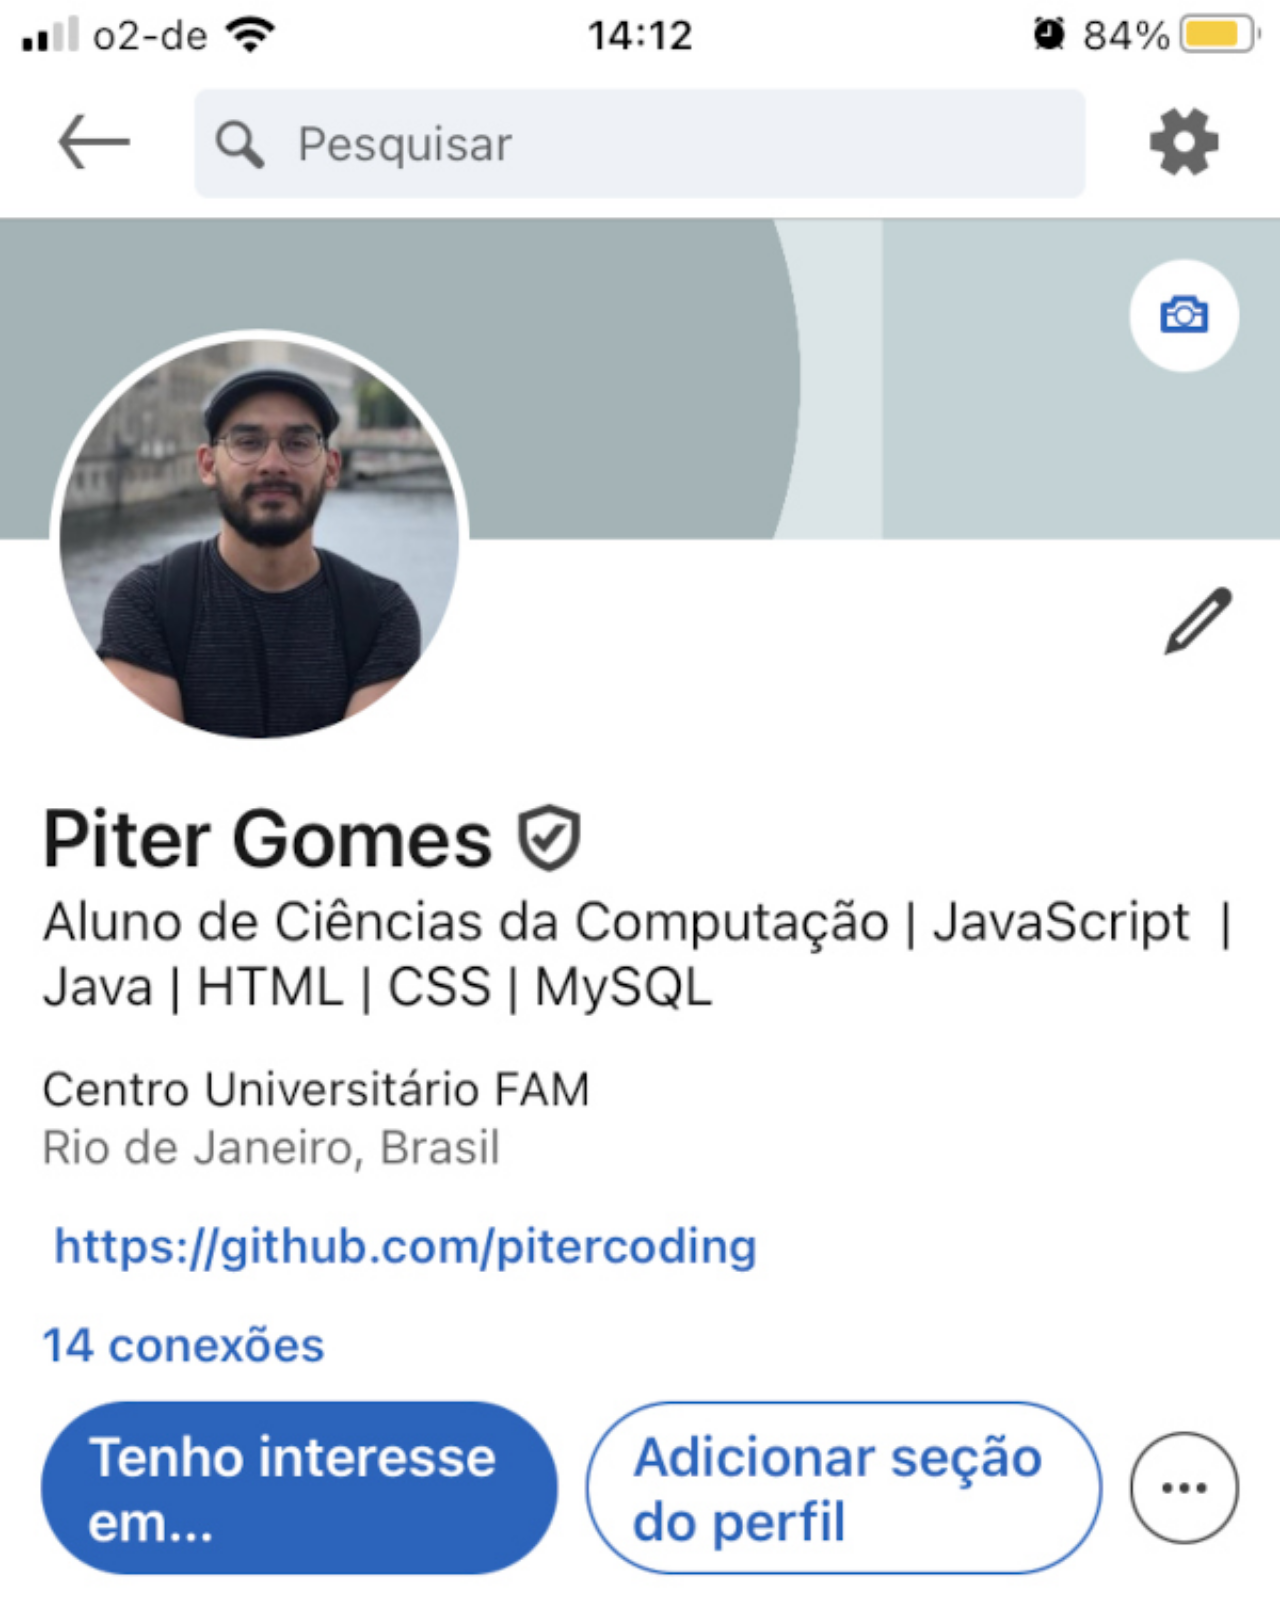
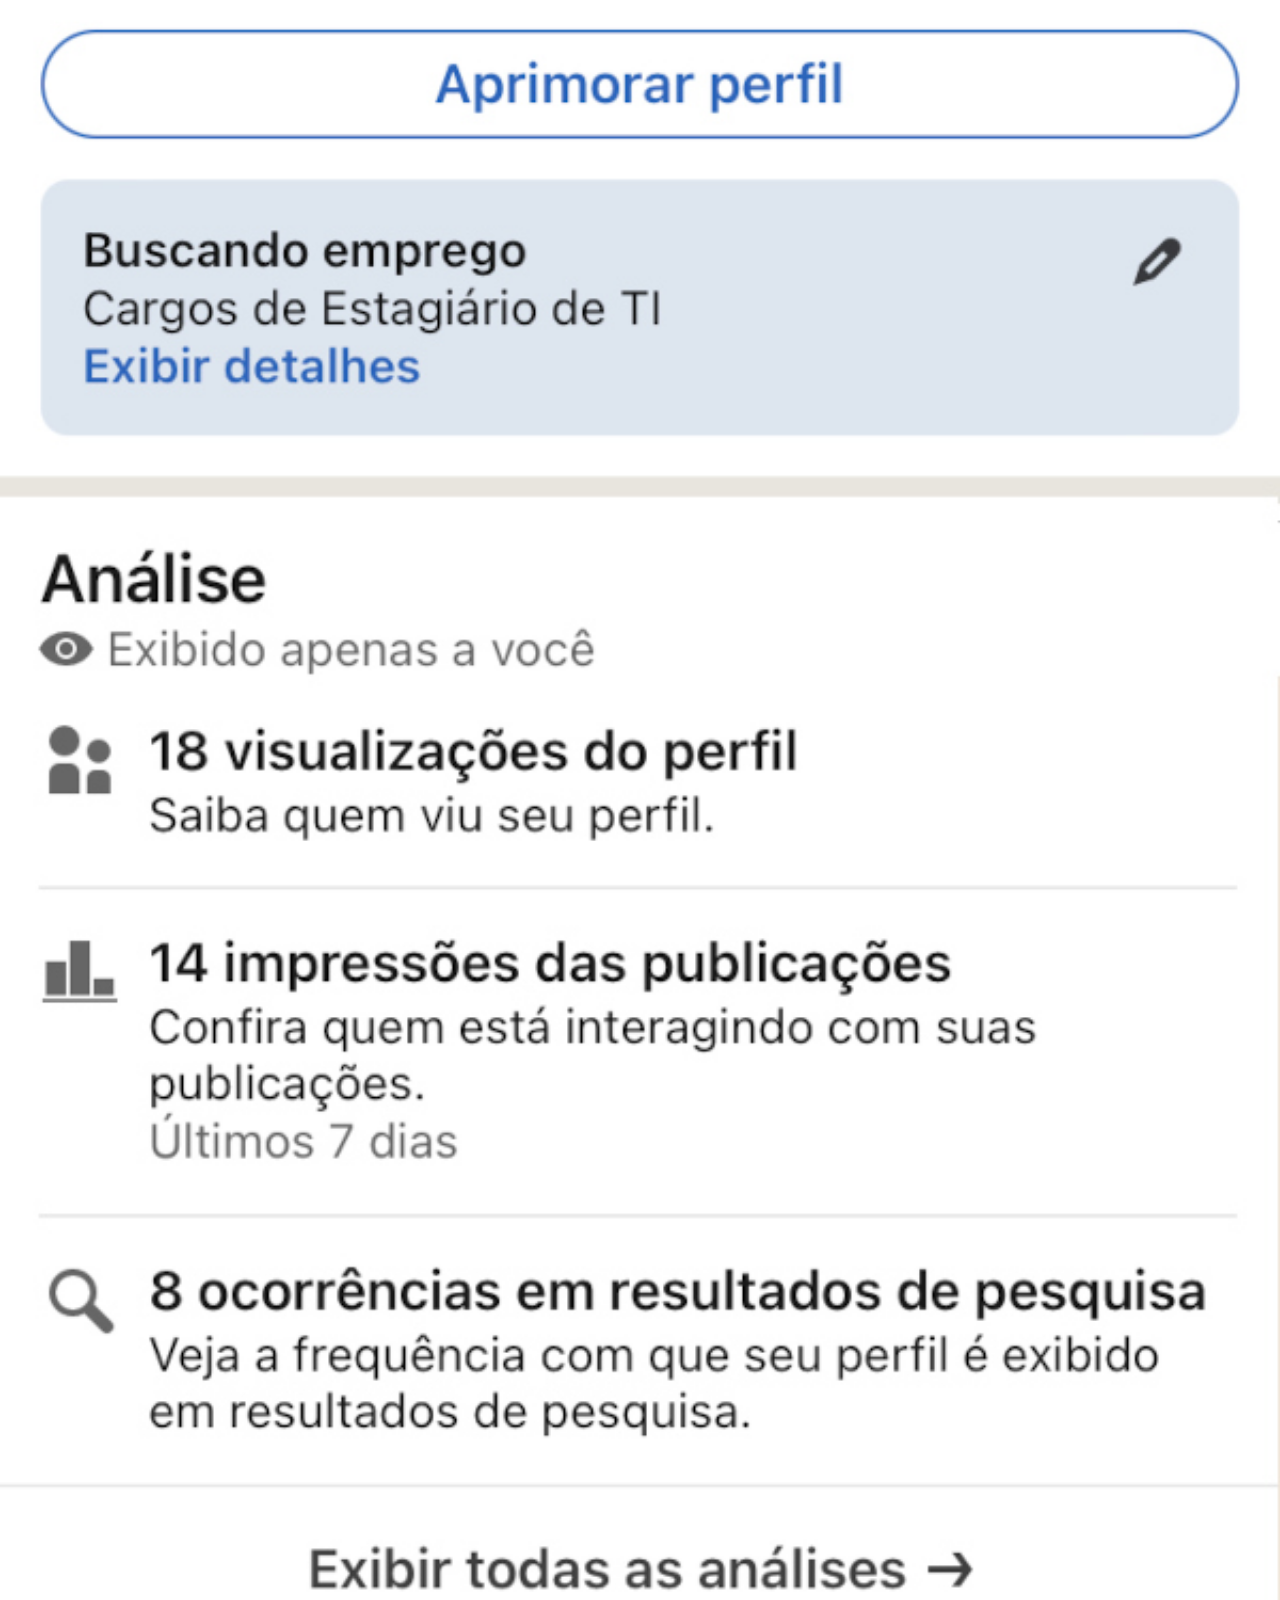
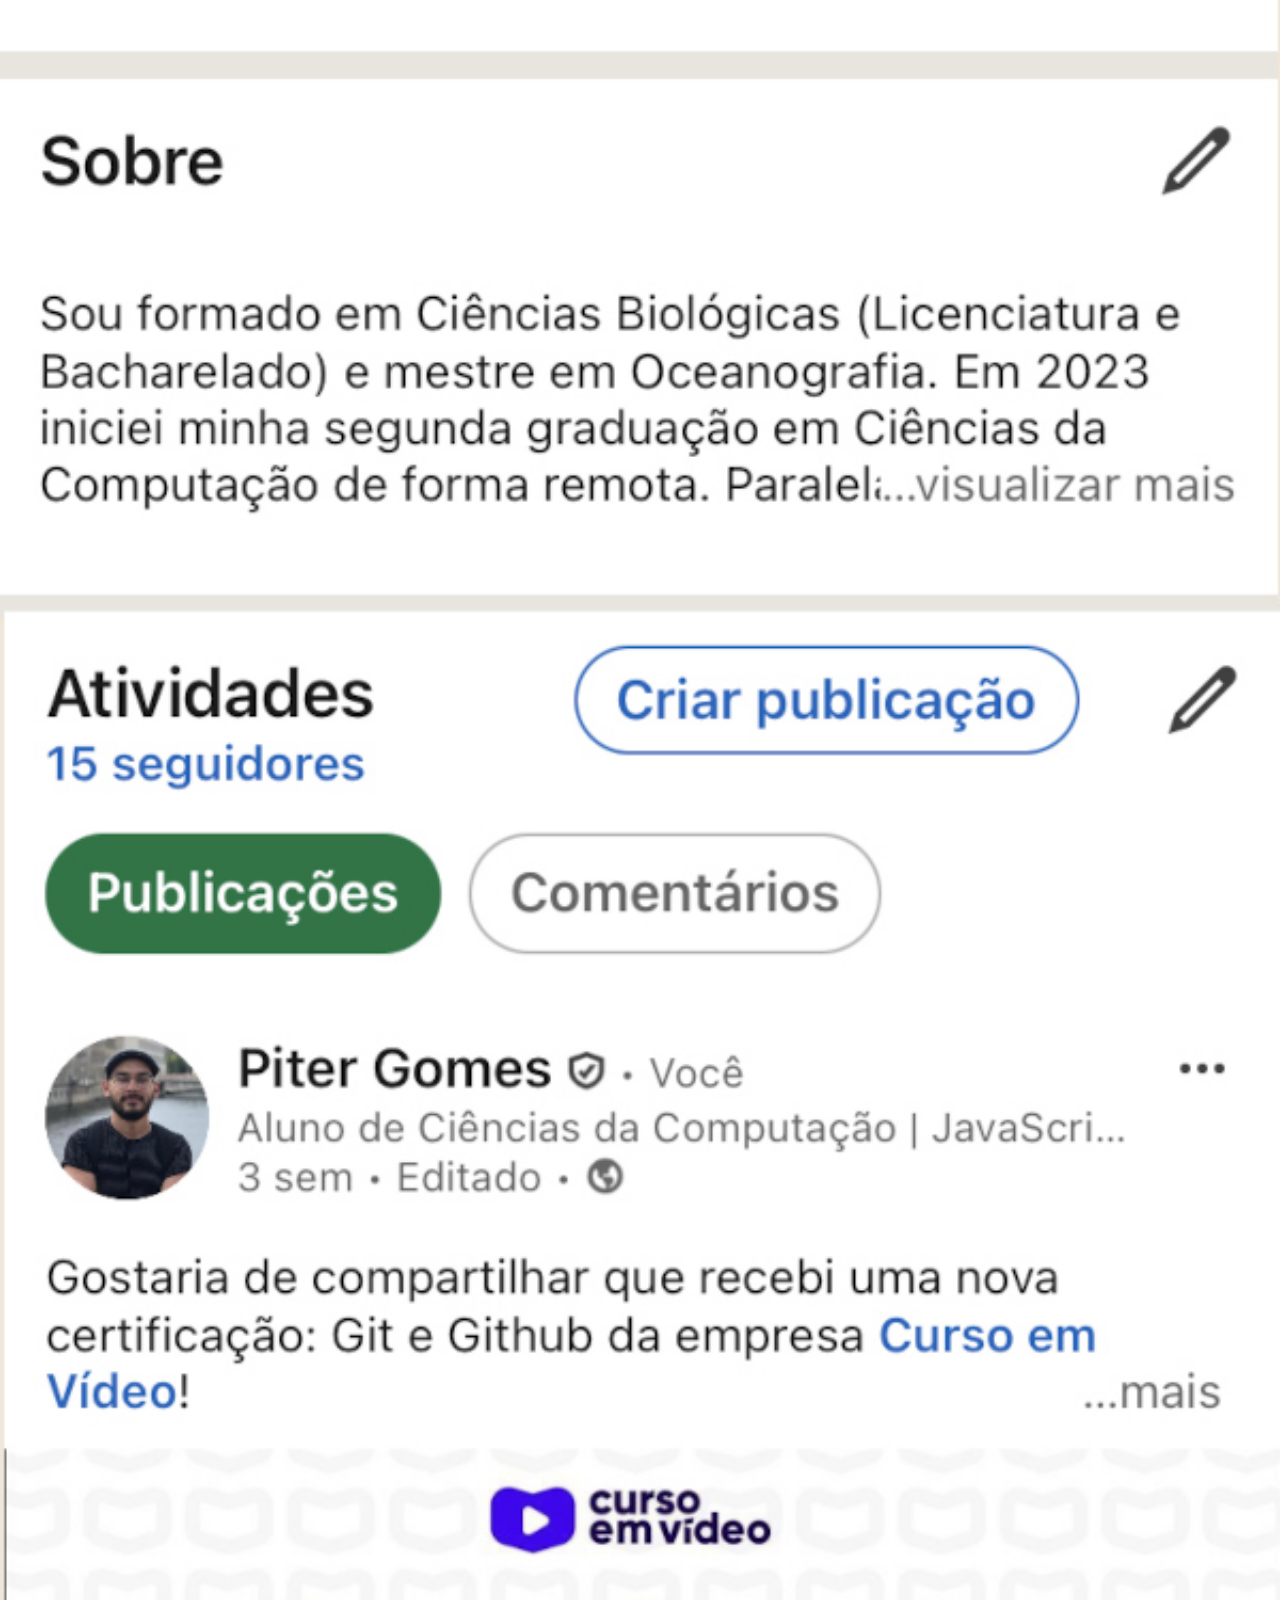
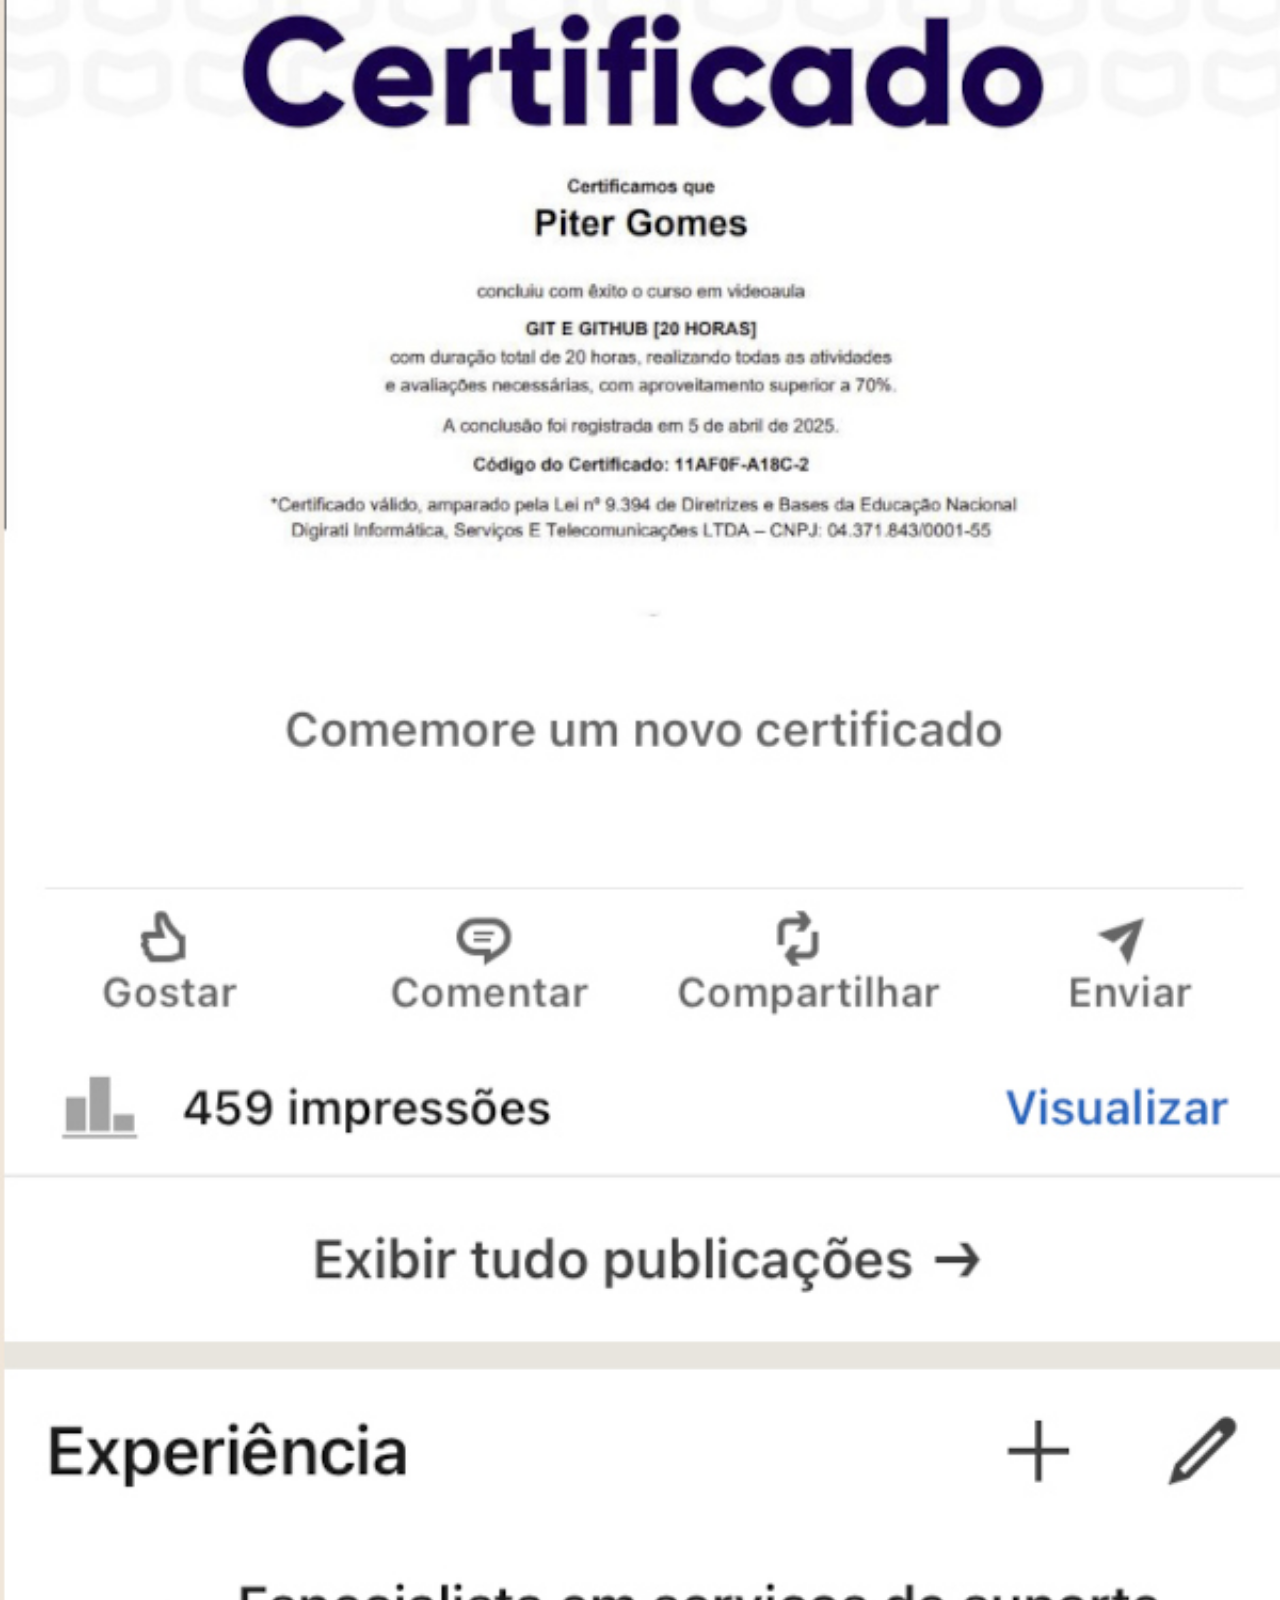
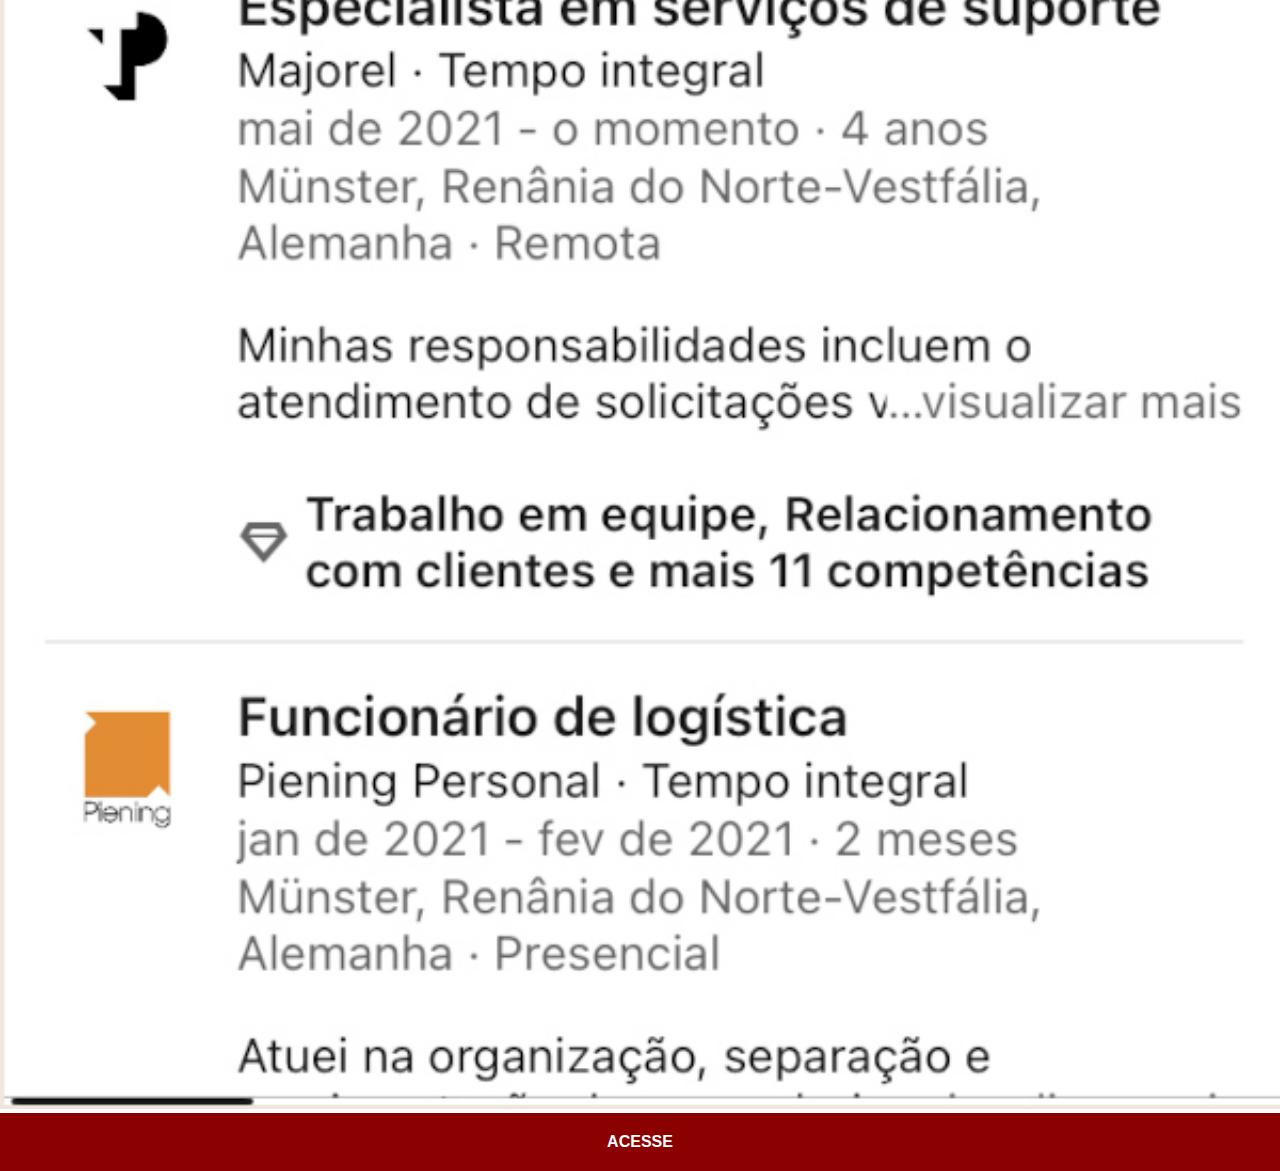
<file: linkedin.html>
<!DOCTYPE html>
<html lang="pt-br">
<head>
    <meta charset="UTF-8">
    <meta name="viewport" content="width=device-width, initial-scale=1.0">
    <title>Linkedin</title>
    <link rel="stylesheet" href="estilos/social.css">
</head>
<body>
    <img src="imagens/tela-linkedin.jpg" alt="Linkedin">
    <a href="https://www.linkedin.com/in/piter-gomes-4a39281a1/" target="_blank">ACESSE</a>
</body>
</html>
</file>
<file: estilos/style.css>
@charset "UTF-8";

* {
    margin: 0px;
    padding: 0px;
    font-family: Arial, Helvetica, sans-serif;
}

html, body {
    height: 100vh;
    width: 100vw;
    background-color: black;
}

body {
    background: url('../imagens/fundo-madeira.jpg') no-repeat top center;
    background-size: cover;
    background-attachment: fixed;
}

main {
    position: relative;
    height: 100vh;
}

section#telefone {
    position: absolute;
    top: 50%;
    left: 50%;
    transform: translate(-50%, -50%);
    /*as linhas de cima fazem com que a section#telefone fique exatamente no meio do "main". Para isso é preciso que no "main" o "position" seja definido como "relativo" e na section#telefone o "position" seja definido como "absolute", possibilitando definir o "top" e "left". */
    height: 627px;
    width: 311px;
    background: url('../imagens/frame-iphone.png') no-repeat;
}

iframe#tela {
    position: relative;
    top: 80px;
    left: 22px;
    width: 267px;
    height: 471px;
}

section#redes-sociais {
    text-align: right;
}

section#redes-sociais img {
    width: 50px;
    margin: 10px;
    border-radius: 50%;
    box-shadow: 2px 2px 5px rgba(0, 0, 0, 0.4);
    box-sizing: border-box;
}
section#redes-sociais img:hover {
    border: 2px solid rgba(255, 255, 255, 0.611);
    transform: translate(-3px, -3px);
    box-shadow: 5px 5px 10px rgba(0, 0, 0, 0.622);
    transition: transform 0.3s;

}
</file>
<file: estilos/social.css>
@charset "UTF-8";

* {
    margin: 0px;
    padding: 0px;
    font-family: Arial, Helvetica, sans-serif;
}

::-webkit-scrollbar {
    width: 0px;
    height: 0px;
}

img {
    width: 100vw;
}

a {
    display: block;
    background-color: darkred;
    color: white;
    padding: 20px;
    text-align: center;
    font-weight: bolder;
    text-decoration: none;
}

a:hover {
    background-color: red;
}
</file>
